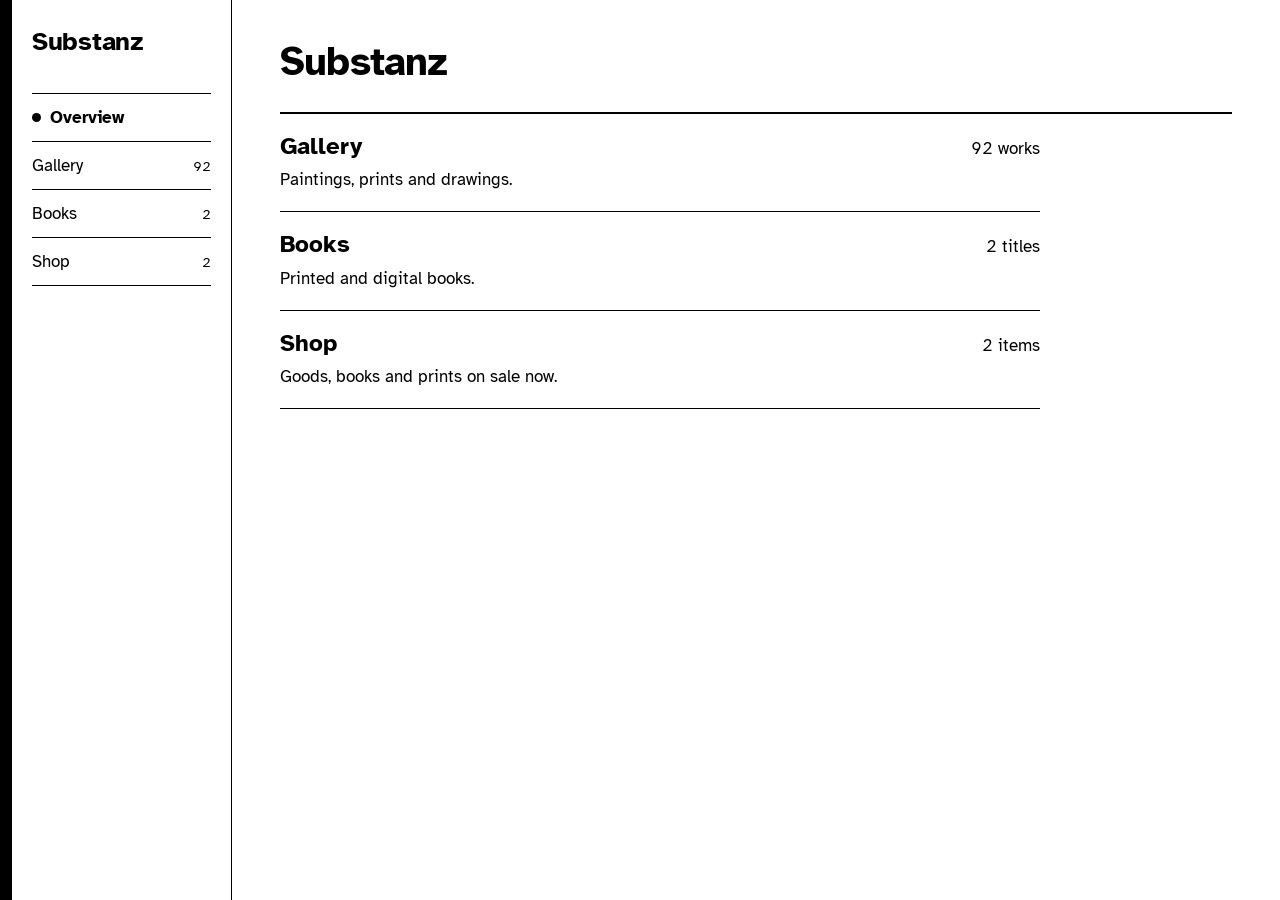
<file: index.html>
<!doctype html>
<html lang="en">
<head>
  <meta charset="utf-8">
  <meta name="viewport" content="width=device-width, initial-scale=1">
  <title>Substanz</title>
  <meta name="description" content="">
  <link rel="preload" href="assets/fonts/ah-400.woff2" as="font" type="font/woff2" crossorigin>
  <link rel="stylesheet" href="assets/style.css?v=2611281750">
</head>
<body>
  <a class="skip" href="#view">Skip to content</a>
  <div class="shell">
    <header class="board">
      <a class="board-name" id="site-title" href="#overview">Substanz</a>
      <nav class="board-nav" id="site-nav" aria-label="Sections"></nav>
      <ul class="board-links" id="site-links"></ul>
    </header>
    <main class="view" id="view" tabindex="-1"></main>
  </div>
  <div class="player" id="player" hidden>
    <button class="player-btn" id="player-toggle" type="button" aria-label="Play music">
      <svg class="icon-play" viewBox="0 0 16 16" width="14" height="14" aria-hidden="true"><path d="M3 1.5v13l11-6.5z"/></svg>
      <svg class="icon-pause" viewBox="0 0 16 16" width="14" height="14" aria-hidden="true"><path d="M3 1.5h3.5v13H3zM9.5 1.5H13v13H9.5z"/></svg>
    </button>
    <span class="player-now" id="player-now"></span>
    <button class="player-btn" id="player-next" type="button" aria-label="Next track">
      <svg viewBox="0 0 16 16" width="14" height="14" aria-hidden="true"><path d="M2 1.5v13l8.5-6.5zM11 1.5h3v13h-3z"/></svg>
    </button>
  </div>
  <script src="assets/vendor/marked.min.js"></script>
  <script src="assets/site.js?v=2611281750"></script>
</body>
</html>
</file>
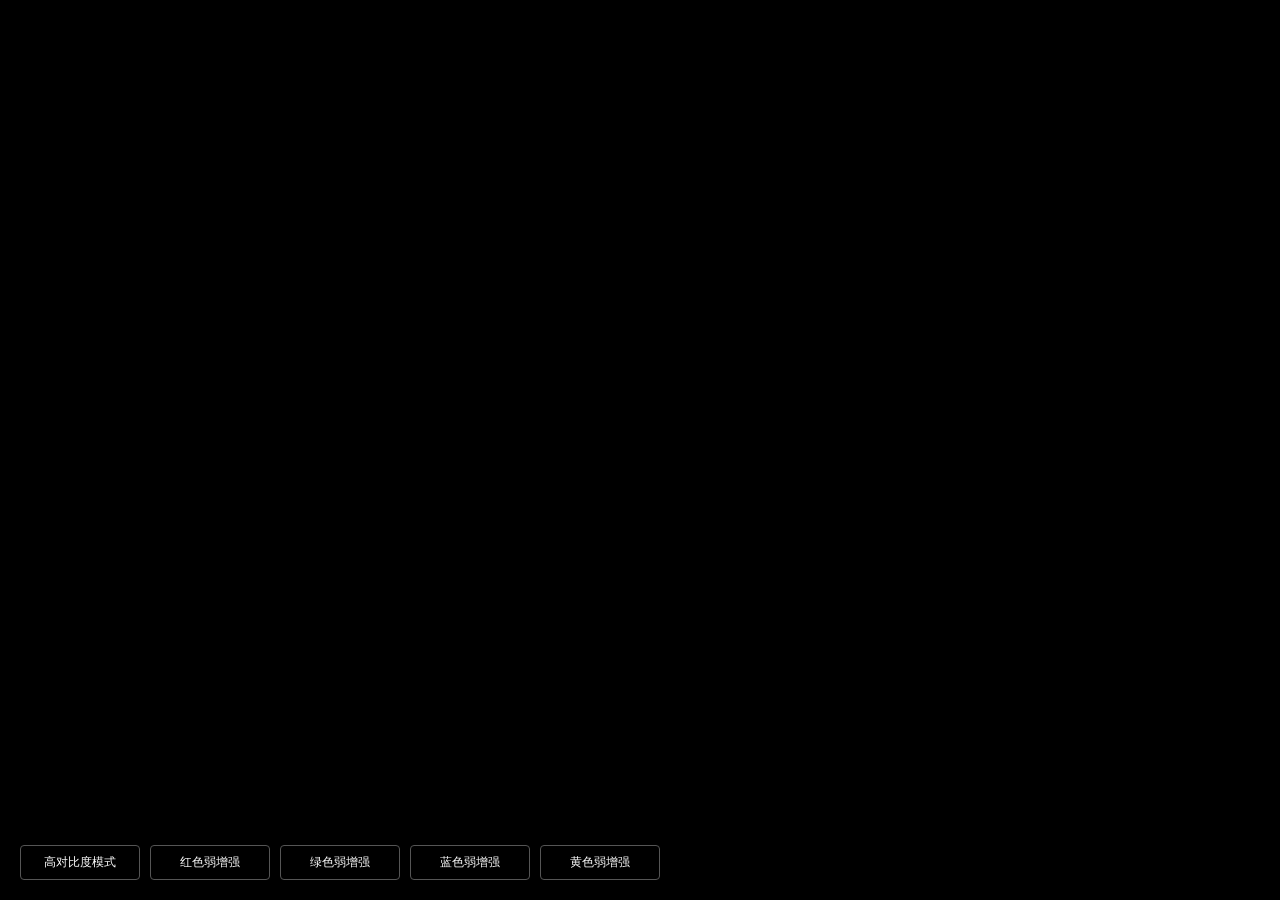
<file: phantom-limb/index.html>
<!DOCTYPE html>
<html lang="en">
    <head>
        <meta charset="UTF-8">
        <meta name="viewport" content="width=device-width, initial-scale=1.0, maximum-scale=1.0, user-scalable=no, viewport-fit=cover">
        <title>幻肢</title>
        <script src="js/konva.js"></script>
        <script src="js/touch.js?v=2611220726"></script>
        <style>
            html, body {
                margin: 0;
                padding: 0;
                background-color: #000;
                overflow: hidden;
                width: 100vw;
                height: 100vh;
            }

            /* web version: styles the desktop app added at start-up */
            #game {
                position: absolute;
                left: 0;
                top: 0;
                bottom: 0;
                right: 0;
                overflow: hidden;
                display: flex;
                align-items: center;
                justify-content: center;
            }
            #game canvas {
                display: block;
            }

            /* #game {
                position: absolute;
                left: 0;
                top: 0;
                bottom: 0;
                right: 0;
                overflow: hidden;
                display: flex;
                align-items: center;
                justify-content: center;
            }
            
            #game canvas {
                display: block;
                aspect-ratio: 19/10;
            } */

            .accessibility-controls {
                position: fixed;
                bottom: 20px;
                left: 20px;
                display: flex;
                flex-direction: row;
                gap: 10px;
                z-index: 9999;
            }

            .accessibility-button {
                padding: 8px 12px;
                background: rgba(0, 0, 0, 0.8);
                color: white;
                border: 1px solid #555;
                border-radius: 4px;
                cursor: pointer;
                font-size: 12px;
                transition: all 0.3s ease;
                min-width: 120px;
                text-align: center;
            }

            .accessibility-button:hover {
                background: rgba(255, 255, 255, 0.1);
                border-color: #999;
            }

            .accessibility-button.active {
                background: rgba(255, 255, 255, 0.2);
                border-color: #fff;
            }

            .high-contrast {
                filter: contrast(150%) brightness(120%);
            }

            .protanopia {
                filter: contrast(120%) sepia(0.3) hue-rotate(10deg);
            }

            .deuteranopia {
                filter: contrast(120%) sepia(0.2) hue-rotate(-10deg);
            }

            .tritanopia {
                filter: contrast(120%) sepia(0.4) hue-rotate(30deg);
            }

            .protanomaly {
                filter: contrast(110%) saturate(150%) hue-rotate(-15deg);
            }
            /* web version: phones */
            html, body { overscroll-behavior: none; touch-action: manipulation; -webkit-user-select: none; user-select: none; -webkit-tap-highlight-color: transparent; }
            #game { position: fixed; height: 100dvh; }
            #rotate-note { position: fixed; inset: 0; z-index: 100000; display: none; align-items: center; justify-content: center; background: #000; color: #fff; font: 16px sans-serif; letter-spacing: 0.1em; }
        </style>
    </head>
    <body>
        <div id="game"></div>
        
        <div class="accessibility-controls">
            <button class="accessibility-button" id="contrast-btn">高对比度模式</button>
            <button class="accessibility-button" id="protanopia-btn">红色弱增强</button>
            <button class="accessibility-button" id="deuteranopia-btn">绿色弱增强</button>
            <button class="accessibility-button" id="tritanopia-btn">蓝色弱增强</button>
            <button class="accessibility-button" id="protanomaly-btn">黄色弱增强</button>
        </div>
        
        <script src="js/game.js"></script>
        <script src="js/fit.js?v=2611220726"></script>
        <script src="js/demo.js"></script>
        <script>
            let currentFilter = null;
            
            function toggleFilter(filterClass, buttonId) {
                const body = document.body;
                const button = document.getElementById(buttonId);
                
                body.classList.remove('high-contrast', 'protanopia', 'deuteranopia', 'tritanopia', 'protanomaly');
                
                document.querySelectorAll('.accessibility-button').forEach(btn => {
                    btn.classList.remove('active');
                });
                
                if (currentFilter !== filterClass) {
                    body.classList.add(filterClass);
                    button.classList.add('active');
                    currentFilter = filterClass;
                } else {
                    currentFilter = null;
                }
            }
            
            document.getElementById('contrast-btn').addEventListener('click', () => {
                toggleFilter('high-contrast', 'contrast-btn');
            });
            
            document.getElementById('protanopia-btn').addEventListener('click', () => {
                toggleFilter('protanopia', 'protanopia-btn');
            });
            
            document.getElementById('deuteranopia-btn').addEventListener('click', () => {
                toggleFilter('deuteranopia', 'deuteranopia-btn');
            });
            
            document.getElementById('tritanopia-btn').addEventListener('click', () => {
                toggleFilter('tritanopia', 'tritanopia-btn');
            });
            
            document.getElementById('protanomaly-btn').addEventListener('click', () => {
                toggleFilter('protanomaly', 'protanomaly-btn');
            });
        </script>
    </body>
</html>
</file>
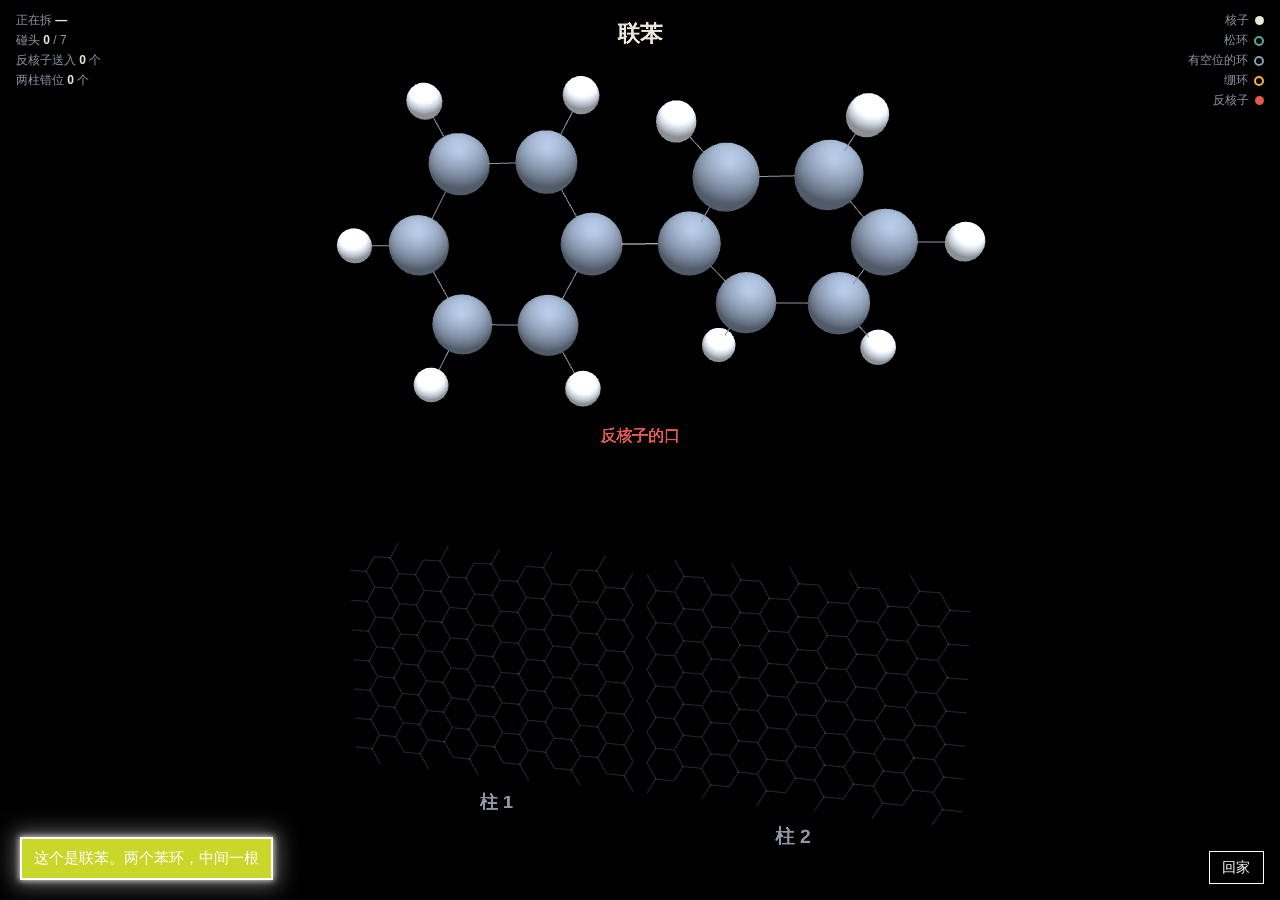
<file: t1/index.html>
<!DOCTYPE html>
<html lang="zh-CN">
<head>
<meta charset="utf-8">
<meta name="viewport" content="width=device-width, initial-scale=1">
<title>T1</title>
<style>
:root{
  --ink:#000;--bone:#ece7da;--mute:#8d97a6;--line:#2a3443;
  --loose:#58a79f;--tense:#f1b24a;--anti:#e4594d;
  --bar:#c9d62a;--bar-ink:#fff;
  color-scheme:dark;
}
*{box-sizing:border-box}
html,body{height:100%;margin:0;background:#000;color:#fff;font-family:"Noto Sans SC","PingFang SC","Hiragino Sans GB","Microsoft YaHei",sans-serif}
#stage{position:fixed;inset:0;overflow:hidden}
#stage canvas{display:block;width:100%;height:100%;touch-action:none}
.hud{position:absolute;left:16px;top:12px;display:flex;flex-direction:column;gap:3px;font-size:12px;color:var(--mute);font-variant-numeric:tabular-nums;pointer-events:none}
.hud b{color:var(--bone);font-weight:600}
.legend{position:absolute;right:16px;top:12px;display:flex;flex-direction:column;gap:3px;font-size:12px;color:var(--mute);pointer-events:none}
.legend span{display:flex;align-items:center;gap:6px;justify-content:flex-end}
.dot{width:9px;height:9px;border-radius:50%;display:inline-block}
.ringdot{width:10px;height:10px;border-radius:50%;border:2px solid;display:inline-block}

/* 陈显生的台词条：和 T0 一样的底色条，一条一条打出来 */
#talk{position:absolute;left:20px;bottom:20px;width:min(560px,calc(100% - 40px));display:flex;flex-direction:column;align-items:flex-start;gap:10px;pointer-events:none}
.line{pointer-events:auto;margin:0;padding:.55em .8em;max-width:100%;min-height:2.6em;background:var(--bar);color:var(--bar-ink);
  border:2px solid rgba(255,255,255,0);box-shadow:0 2px 10px rgba(0,0,0,.45);font-size:15px;line-height:1.5;white-space:pre-wrap;cursor:pointer;
  transition:box-shadow .5s ease,border-color .5s ease}
.line.is-current{border-color:#fff;box-shadow:0 0 6px 1px rgba(255,255,255,.75),0 0 22px 6px rgba(255,255,255,.35),0 2px 10px rgba(0,0,0,.45)}
.line.is-current.is-done::after{content:" ▸";animation:blink 1s steps(2) infinite}
@keyframes blink{50%{opacity:0}}
.ask{pointer-events:auto;display:flex;flex-wrap:wrap;gap:8px}
.ask button,.tool{font:inherit;font-size:14px;background:#000;color:#fff;border:1px solid #fff;padding:.45em .9em;cursor:pointer}
.ask button:hover,.tool:hover{background:#fff;color:#000}
.ask button[disabled]{opacity:.35;cursor:default;background:#000;color:#fff}
.ask button.is-right{background:#fff;color:#000;opacity:1}
.tools{position:absolute;right:16px;bottom:16px;display:flex;gap:8px}
.tool[hidden]{display:none}
.tool:focus-visible,.ask button:focus-visible,.line:focus-visible{outline:2px solid #fff;outline-offset:2px}
@media (max-width:640px){
  .legend{display:none}
  .hud{font-size:11px;top:8px;left:12px}
  #talk{left:12px;bottom:64px;width:calc(100% - 24px);gap:8px}
  .line{font-size:14px;padding:.45em .7em;min-height:0}
  .ask button{font-size:13px;padding:.4em .7em}
  .tools{right:12px;bottom:14px}
}
</style>
</head>
<body>
<div id="stage">
  <canvas id="c"></canvas>
  <div class="hud">
    <span>正在拆 <b id="hudRow">—</b></span>
    <span>碰头 <b id="hudMeet">0</b> / 7</span>
    <span>反核子送入 <b id="hudAnti">0</b> 个</span>
    <span>两柱错位 <b id="hudLag">0</b> 个</span>
  </div>
  <div class="legend">
    <span>核子 <i class="dot" style="background:var(--bone)"></i></span>
    <span>松环 <i class="ringdot" style="border-color:var(--loose)"></i></span>
    <span>有空位的环 <i class="ringdot" style="border-color:#8b9bb0"></i></span>
    <span>绷环 <i class="ringdot" style="border-color:var(--tense)"></i></span>
    <span>反核子 <i class="dot" style="background:var(--anti)"></i></span>
  </div>
  <div id="talk" aria-live="polite"></div>
  <div class="tools">
    <button class="tool" id="again" hidden>再放一遍</button>
    <button class="tool" id="restart">回家</button>
  </div>
</div>

<script src="vendor/three.min.js"></script>
<script src="vendor/OrbitControls.js"></script>
<script>
(function(){
  'use strict';
  /* ================= 3D：沿用「双柱试验 3D」 ================= */
  var COLS=11, ROWS=7, D=0.5, L=D/Math.sqrt(3), CX=D*0.866, SEAM=0.11, XE=SEAM+L*0.5, Y0=-4.6, MOLY=3.6, RR=0.092;
  var C_INK=0x000000, C_BONE=0xece7da, C_LOOSE=0x58a79f, C_TENSE=0xf1b24a, C_ANTI=0xe4594d, C_CARBON=0x7d8ba0, C_HYD=0xd6dde6, C_MUTE=0x8d97a6;
  var MEET={ann:1,sew:1,sewn:1,unsew:1,prod:1};
  function cl(x){return x<0?0:(x>1?1:x);}
  function sm(x){x=cl(x);return x*x*(3-2*x);}
  function lerp(a,b,t){return a+(b-a)*t;}

  var canvas=document.getElementById('c'), stage=document.getElementById('stage');
  var renderer=new THREE.WebGLRenderer({canvas:canvas,antialias:true});
  renderer.setPixelRatio(Math.min(window.devicePixelRatio||1,2));
  renderer.setClearColor(C_INK,1);
  var scene=new THREE.Scene();
  var camera=new THREE.PerspectiveCamera(40,1,0.1,400);
  var controls=new THREE.OrbitControls(camera,canvas);
  controls.enableDamping=true; controls.dampingFactor=0.08; controls.enablePan=false;
  var tgtBase=new THREE.Vector3(0,0.55,0), camBase=new THREE.Vector3();
  controls.target.copy(tgtBase);
  scene.add(new THREE.AmbientLight(0xffffff,0.65));
  var key=new THREE.DirectionalLight(0xffffff,0.75); key.position.set(4,8,10); scene.add(key);

  var fitted=false, userMoved=false, zoomT=0;
  controls.addEventListener('start',function(){ userMoved=true; });
  function fitCamera(){
    var w=stage.clientWidth||300, h=stage.clientHeight||300;
    renderer.setSize(w,h,false);
    camera.aspect=w/h; camera.updateProjectionMatrix();
    var t=Math.tan(20*Math.PI/180);
    // 下面留出台词条的地方，镜头往后退一点、目标往下压一点
    var dist=Math.max((13.5/2)/t,(11.5/2)/(t*camera.aspect));
    // 竖屏（手机）：画面上半给模型，下半留给台词条，所以镜头对准的点往下挪，模型往上走
    var tall=camera.aspect<0.9;
    tgtBase.set(0, tall?-1.6:0.55, 0);
    if(tall) dist*=0.92;
    var az=0.26, el=0.14;
    camBase.set(dist*Math.sin(az)*Math.cos(el), tgtBase.y+dist*Math.sin(el), dist*Math.cos(az)*Math.cos(el));
    if(fitted&&userMoved) return; fitted=true;
    camera.position.copy(camBase); controls.target.copy(tgtBase); controls.update();
  }

  function slotPos(p,row,col){
    var s=p?1:-1, ci=COLS-1-col;
    return new THREE.Vector3(s*(XE+ci*CX), Y0+row*D+(ci%2?D/2:0), 0);
  }
  function tubeDirs(p){ var g=p?-1:1; return [[-g,0],[g*0.5,0.866],[g*0.5,-0.866]]; }
  function ringAtoms(p,twistDeg,shiftX){
    var cx=(p?1:-1)*2.13, tw=twistDeg*Math.PI/180, out=[], ipso=p?3:0;
    function place(k,r){
      var th=k*Math.PI/3, lx=Math.cos(th)*r, ly=Math.sin(th)*r;
      return new THREE.Vector3(cx+lx+shiftX, MOLY+ly*Math.cos(tw), ly*Math.sin(tw));
    }
    for(var k=0;k<6;k++) out.push({el:'C',n:12,pos:place(k,1.39),k:k,ipso:k===ipso});
    for(k=0;k<6;k++) if(k!==ipso) out.push({el:'H',n:1,pos:place(k,2.48),k:k,ipso:false});
    return out;
  }

  var atoms=[], nucs=[], edgeOf=[[],[]], mode='sew', grid=[[],[]];
  var gAtomC=new THREE.SphereGeometry(0.46,20,14), gAtomH=new THREE.SphereGeometry(0.27,16,12);
  var gNuc=new THREE.SphereGeometry(0.1,12,10), gRing=new THREE.TorusGeometry(RR,0.011,6,22);
  var mNuc=new THREE.MeshStandardMaterial({color:C_BONE,roughness:0.5});
  var mRing=new THREE.MeshBasicMaterial({color:C_LOOSE}), mRingHi=new THREE.MeshBasicMaterial({color:0xffffff}), mRingOpen=new THREE.MeshBasicMaterial({color:0x8b9bb0});

  function buildAtoms(){
    for(var p=0;p<2;p++){
      var list=ringAtoms(p,p?44:0,0);
      for(var i=0;i<list.length;i++){
        var a=list[i];
        var mat=new THREE.MeshStandardMaterial({color:a.el==='C'?C_CARBON:C_HYD,roughness:0.6,transparent:true});
        var mesh=new THREE.Mesh(a.el==='C'?gAtomC:gAtomH,mat); scene.add(mesh);
        atoms.push({p:p,el:a.el,n:a.n,k:a.k,ipso:a.ipso,start:a.pos.clone(),end:a.pos.clone(),mesh:mesh,mat:mat,nucs:[],op:1});
      }
    }
  }
  function setEndConfig(){
    var good=ringAtoms(1,44,0), bad=ringAtoms(1,84,0.6), j=0;
    for(var i=0;i<atoms.length;i++) if(atoms[i].p===1){ atoms[i].end.copy((mode==='sew'?good:bad)[j].pos); j++; }
  }
  function buildNucleons(){
    for(var p=0;p<2;p++){
      var mine=atoms.filter(function(a){return a.p===p;}), dirs=tubeDirs(p);
      mine.sort(function(a,b){return Math.abs(b.start.x)-Math.abs(a.start.x);});
      var slot=0;
      for(var i=0;i<mine.length;i++){
        for(var q=0;q<mine[i].n;q++){
          var row=Math.floor(slot/COLS), col=slot%COLS, r=mine[i].el==='C'?0.26:0.05;
          var jit=new THREE.Vector3((Math.random()-0.5)*2*r,(Math.random()-0.5)*2*r,(Math.random()-0.5)*2*r);
          var mesh=new THREE.Mesh(gNuc,mNuc); scene.add(mesh);
          var home=slotPos(p,row,col), rings=[], heads=[];
          for(var t=0;t<3;t++){
            var hx=home.x+dirs[t][0]*L, hy=home.y+dirs[t][1]*L;
            heads.push([hx,hy]);
            var rg=new THREE.Mesh(gRing,mRing);
            rg.position.set(hx-dirs[t][0]*RR, hy-dirs[t][1]*RR, (t-1)*0.014);
            rg.userData.base=rg.position.clone(); rg.visible=false; scene.add(rg); rings.push(rg);
          }
          var n={p:p,row:row,col:col,slot:slot,atom:mine[i],jit:jit,mesh:mesh,rings:rings,heads:heads,a:0,home:home};
          mine[i].nucs.push(n); nucs.push(n); slot++;
          if(col===COLS-1) edgeOf[p][row]=n;
          (grid[p][row]=grid[p][row]||[])[col]=n;
        }
      }
    }
  }
  function markFull(){
    var sites={};
    nucs.forEach(function(n){ for(var t=0;t<3;t++){ var k=n.p+':'+Math.round(n.heads[t][0]*50)+':'+Math.round(n.heads[t][1]*50); (sites[k]=sites[k]||[]).push([n,t]); } });
    nucs.forEach(function(n){ n.full=[false,false,false]; });
    Object.keys(sites).forEach(function(k){ if(sites[k].length===3) sites[k].forEach(function(e){ e[0].full[e[1]]=true; }); });
    edgeOf[0][0].full[0]=true; edgeOf[1][0].full[0]=true;
    nucs.forEach(function(n){ for(var t=0;t<3;t++) n.rings[t].material=n.full[t]?mRing:mRingOpen; });
  }
  var linkGeo, linkCol;
  function buildLinks(){
    var pos=new Float32Array(nucs.length*18); linkCol=new Float32Array(nucs.length*18);
    nucs.forEach(function(n,i){ for(var t=0;t<3;t++) pos.set([n.home.x,n.home.y,0,n.heads[t][0],n.heads[t][1],0],i*18+t*6); });
    linkGeo=new THREE.BufferGeometry();
    linkGeo.setAttribute('position',new THREE.BufferAttribute(pos,3));
    linkGeo.setAttribute('color',new THREE.BufferAttribute(linkCol,3));
    scene.add(new THREE.LineSegments(linkGeo,new THREE.LineBasicMaterial({vertexColors:true})));
    var gp=new Float32Array(nucs.length*3);
    nucs.forEach(function(n,i){gp.set([n.home.x,n.home.y,0],i*3);});
    var gg=new THREE.BufferGeometry(); gg.setAttribute('position',new THREE.BufferAttribute(gp,3));
    scene.add(new THREE.Points(gg,new THREE.PointsMaterial({color:0x334155,size:0.07})));
  }
  var bondGeo=[],bondMat=[],bondPairs=[[],[]], midGeo, midMat;
  function buildBonds(){
    for(var p=0;p<2;p++){
      var mine=atoms.filter(function(a){return a.p===p;});
      var cs=mine.filter(function(a){return a.el==='C';}), hs=mine.filter(function(a){return a.el==='H';});
      for(var i=0;i<6;i++) bondPairs[p].push([cs[i],cs[(i+1)%6]]);
      hs.forEach(function(h){ bondPairs[p].push([h,cs.filter(function(c){return c.k===h.k;})[0]]); });
      var g=new THREE.BufferGeometry();
      g.setAttribute('position',new THREE.BufferAttribute(new Float32Array(bondPairs[p].length*6),3));
      var m=new THREE.LineBasicMaterial({color:C_MUTE,transparent:true});
      scene.add(new THREE.LineSegments(g,m)); bondGeo.push(g); bondMat.push(m);
    }
    midGeo=new THREE.BufferGeometry();
    midGeo.setAttribute('position',new THREE.BufferAttribute(new Float32Array(6),3));
    midMat=new THREE.LineBasicMaterial({color:C_BONE,transparent:true});
    scene.add(new THREE.Line(midGeo,midMat));
  }
  var gTense=new THREE.TorusGeometry(RR,0.024,8,30);
  var tense=[0,1].map(function(){ var m=new THREE.Mesh(gTense,new THREE.MeshBasicMaterial({color:C_TENSE,transparent:true})); m.visible=false; scene.add(m); return m; });
  var anti=[0,1].map(function(){ var m=new THREE.Mesh(new THREE.SphereGeometry(0.11,12,10),new THREE.MeshStandardMaterial({color:C_ANTI,emissive:C_ANTI,emissiveIntensity:0.5})); m.visible=false; scene.add(m); return m; });
  var flash=[0,1].map(function(){ var m=new THREE.Mesh(new THREE.SphereGeometry(0.22,12,10),new THREE.MeshBasicMaterial({color:0xffffff,transparent:true,opacity:0})); scene.add(m); return m; });
  var band=[0,1].map(function(p){
    var m=new THREE.Mesh(new THREE.PlaneGeometry(10*CX+0.7,D*1.5),new THREE.MeshBasicMaterial({color:C_TENSE,transparent:true,opacity:0.09,depthWrite:false}));
    m.position.set((p?1:-1)*(XE+5*CX),0,-0.08); m.visible=false; scene.add(m); return m;
  });
  function portPos(p){return new THREE.Vector3((p?1:-1)*0.3,0.25,0.4);}
  function label(text,x,y,size,color){
    var cv=document.createElement('canvas'), ctx=cv.getContext('2d');
    var px=56, f='600 '+px+'px "Noto Sans SC","PingFang SC","Microsoft YaHei",sans-serif';
    ctx.font=f; var w=Math.ceil(ctx.measureText(text).width)+24; cv.width=w; cv.height=px+24;
    ctx.font=f; ctx.fillStyle=color; ctx.textBaseline='middle'; ctx.fillText(text,12,cv.height/2);
    var tex=new THREE.CanvasTexture(cv); tex.minFilter=THREE.LinearFilter;
    var sp=new THREE.Sprite(new THREE.SpriteMaterial({map:tex,transparent:true,depthTest:false}));
    sp.scale.set(size*w/cv.height,size,1); sp.position.set(x,y,0); scene.add(sp); return sp;
  }

  var steps=[], firstRestore=0, sealIdx=-1;
  function buildSteps(){
    steps=[];
    function add(kind,dur,row){ steps.push({kind:kind,dur:dur,row:(row===undefined?-1:row)}); }
    add('mol',2.5); add('read',5);
    if(mode==='sew'){ add('hold',2.2); sealIdx=steps.length; add('seal',3); add('store',2.6); } else { sealIdx=-1; add('hold',2.2); }
    firstRestore=steps.length;
    if(mode==='sew'){
      for(var r=ROWS-1;r>=0;r--){
        var k=(r===ROWS-1)?1:0.5;
        add('rowA',1.8*k,r); add('wait',0.8*k,r); add('ann',2.4*k,r); add('sew',1.5*k,r); add('sewn',2.0*k,r); add('unsew',1.2*k,r); add('prod',3.2*k,r); add('back',1.1*k,r);
      }
    }else add('free',9);
    add('done',3);
  }
  function nucA(n,st,u){
    switch(st.kind){
      case 'mol': return 0;
      case 'read': return sm((u*1.25-n.slot/76)/0.25);
      case 'hold': case 'seal': case 'store': return 1;
      case 'done': return 0;
      case 'free':
        var o=((ROWS-1-n.row)*COLS+n.col)/76, U=cl(u/(n.p?1:0.8));
        return 1-sm((U*1.15-o)/0.15);
    }
    if(n.row>st.row) return 0;
    if(n.row<st.row) return 1;
    var edge=(n.col===COLS-1);
    if(st.kind==='rowA'){ if(edge) return 1; var U2=cl(u/(n.p?1:0.72)); return 1-sm((U2*1.4-n.col/9)/0.4); }
    if(!edge) return 0;
    if(st.kind==='back') return 1-sm(u);
    return 1;
  }
  var tmp=new THREE.Vector3();
  var hudRow=document.getElementById('hudRow'), hudMeet=document.getElementById('hudMeet'), hudAnti=document.getElementById('hudAnti'), hudLag=document.getElementById('hudLag');

  function apply(idx,u,time){
    var st=steps[idx], restoring=idx>=firstRestore, i, p;
    atoms.forEach(function(a){ a.mesh.position.copy(restoring?a.end:a.start); });
    var meetRow=(mode==='sew'&&st.row>=0)?st.row:-1, inMeet=!!MEET[st.kind];
    var eScale=1, r0=1, tOp=0, grow=0, sewK=0, antiVis=false, antiT=0, antiOut=false, fl=0, hi=false;
    if(meetRow>=0){
      if(st.kind==='ann'){
        antiVis=u<0.56; antiT=sm(u/0.5); fl=Math.max(0,1-Math.abs(u-0.54)/0.1);
        eScale=1-sm((u-0.5)/0.1); tOp=sm((u-0.56)/0.14); r0=1-tOp; grow=sm((u-0.66)/0.3); hi=u>0.6;
      }else if(st.kind==='sew'){ eScale=0;r0=0; tOp=1; grow=1; sewK=sm(u); hi=true; }
      else if(st.kind==='sewn'){ eScale=0;r0=0; tOp=1; grow=1; sewK=1; hi=true; }
      else if(st.kind==='unsew'){ eScale=0;r0=0; tOp=1; grow=1; sewK=1-sm(u); hi=true; }
      else if(st.kind==='prod'){
        grow=1-sm((u-0.02)/0.3); eScale=sm((u-0.22)/0.16); fl=Math.max(0,1-Math.abs(u-0.28)/0.08)*0.6;
        antiVis=u>0.24&&u<0.72; antiOut=true; antiT=sm((u-0.38)/0.32);
        var relax=sm((u-0.72)/0.22); tOp=1-relax; r0=relax; hi=u<0.9;
      }
    }
    var sealU=(sealIdx<0||idx<sealIdx)?0:(idx>sealIdx?1:u), dropK=sm((sealU-0.45)/0.5);
    var shake=(idx===sealIdx&&u>0.05&&u<0.55)?(1+0.12*Math.sin(time*42)):1;
    var hiN=(hi&&meetRow>=1)?[grid[0][meetRow-1][COLS-2],grid[1][meetRow-1][COLS-2]]:null;
    var back=[0,0];
    for(i=0;i<nucs.length;i++){
      var n=nucs[i], a=nucA(n,st,u); n.a=a;
      var isEdge=(n.row===meetRow&&n.col===COLS-1&&inMeet), sc=isEdge?eScale:1;
      tmp.copy(n.atom.mesh.position).add(n.jit);
      n.mesh.position.lerpVectors(tmp,n.home,a);
      n.mesh.position.z+=Math.sin(Math.PI*a)*1.3;
      n.mesh.visible=a>0.03&&sc>0.02;
      n.mesh.scale.setScalar(Math.max(sc,0.001));
      var hung=a>0.97;
      for(var t=0;t<3;t++){
        var rg=n.rings[t], rs=(isEdge&&t===0)?r0:1, dy=0;
        if(!n.full[t]){ rs*=(1-dropK); dy=-0.55*dropK; }
        rs*=shake;
        rg.visible=hung&&rs>0.02;
        rg.scale.setScalar(Math.max(rs,0.001));
        rg.position.y=rg.userData.base.y+dy;
        var isHi=hiN&&t===1&&(n===hiN[0]||n===hiN[1]);
        if(n.full[t]) rg.material=isHi?mRingHi:mRing;
        if(isHi) rg.scale.setScalar(Math.max(rs,0.001)*1.35);
      }
      n.tubeV=sm((a-0.9)/0.1)*(isEdge?sc:1);
      if(a<0.5) back[n.p]++;
    }
    atoms.forEach(function(at){
      var s=0; for(var j=0;j<at.nucs.length;j++) s+=1-at.nucs[j].a;
      at.op=s/at.nucs.length; at.mat.opacity=sm(at.op); at.mesh.visible=at.op>0.02;
    });
    for(p=0;p<2;p++){
      var arr=bondGeo[p].attributes.position.array, mn=1;
      bondPairs[p].forEach(function(pr,k){
        var A=pr[0].mesh.position,B=pr[1].mesh.position;
        arr[k*6]=A.x;arr[k*6+1]=A.y;arr[k*6+2]=A.z;arr[k*6+3]=B.x;arr[k*6+4]=B.y;arr[k*6+5]=B.z;
        mn=Math.min(mn,pr[0].op,pr[1].op);
      });
      bondGeo[p].attributes.position.needsUpdate=true; bondMat[p].opacity=sm(mn);
    }
    var ip=atoms.filter(function(a){return a.ipso;});
    var m=midGeo.attributes.position.array, PA=ip[0].mesh.position, PB=ip[1].mesh.position;
    m[0]=PA.x;m[1]=PA.y;m[2]=PA.z;m[3]=PB.x;m[4]=PB.y;m[5]=PB.z; midGeo.attributes.position.needsUpdate=true;
    midMat.opacity=sm(Math.min(ip[0].op,ip[1].op));
    midMat.color.setHex(restoring&&mode==='free'?C_ANTI:C_BONE);
    for(i=0;i<nucs.length;i++){
      var v=nucs[i].tubeV, cr=0.13+0.42*v, cg=0.16+0.42*v, cb=0.21+0.40*v;
      for(var q=0;q<6;q++){ linkCol[i*18+q*3]=cr; linkCol[i*18+q*3+1]=cg; linkCol[i*18+q*3+2]=cb; }
    }
    linkGeo.attributes.color.needsUpdate=true;
    for(p=0;p<2;p++){
      var g=p?-1:1;
      if(meetRow>=0){
        var e=edgeOf[p][meetRow], base=e.rings[0].userData.base, sx=p?1:-1;
        if(inMeet){
          var cx=lerp(Math.abs(base.x), lerp(0.32,0.25,sewK), grow), rad=lerp(RR, lerp(0.21,0.27,sewK), grow);
          tense[p].visible=tOp>0.02; tense[p].material.opacity=tOp;
          tense[p].scale.setScalar(rad/RR*(st.kind==='sewn'?1+0.03*Math.sin(time*5):1));
          tense[p].position.set(sx*cx, base.y, base.z+g*0.04*sewK);
          tense[p].rotation.set(0,g*0.3*sewK,0);
          var port=portPos(p);
          if(!antiOut) anti[p].position.lerpVectors(port,e.home,antiT);
          else { tmp.set(e.home.x-g*0.02,e.home.y+0.26,0.22); anti[p].position.lerpVectors(tmp,port,antiT); }
          anti[p].visible=antiVis;
          flash[p].position.copy(e.home); flash[p].material.opacity=fl*0.85; flash[p].scale.setScalar(0.6+fl*1.2);
        }else{ tense[p].visible=false; anti[p].visible=false; flash[p].material.opacity=0; }
        band[p].visible=true; band[p].position.y=Y0+meetRow*D+D/4;
      }else{ tense[p].visible=false; anti[p].visible=false; flash[p].material.opacity=0; band[p].visible=false; }
    }
    var meets=0, sent=0;
    if(mode==='sew'){
      for(i=firstRestore;i<=idx;i++){
        if(steps[i].kind==='ann'&&(i<idx||u>0.5)) sent+=2;
        if(steps[i].kind==='unsew'&&(i<idx||u>=1)) meets++;
      }
    }
    var lag=restoring?Math.abs(back[0]-back[1]):0;
    if(st.kind==='done') lag=0;
    hudRow.textContent=meetRow>=0?('第 '+(ROWS-meetRow)+' 排'):'—';
    hudMeet.textContent=meets; hudAnti.textContent=sent; hudLag.textContent=lag;
    var wantZoom=meetRow>=0&&inMeet&&meetRow===ROWS-1;
    return {zoom:wantZoom, y:meetRow>=0?(Y0+meetRow*D-0.2):Y0+ROWS*D/2};
  }

  /* ================= 播放：只按台词要求的那一段放 ================= */
  var cur=0, u=0, playing=false, speed=1, last=0, seamY=Y0+ROWS*D, endIdx=0, onEnd=null;
  var focusPos=new THREE.Vector3(), focusTgt=new THREE.Vector3();
  function frame(now){
    requestAnimationFrame(frame);
    var dt=Math.min(0.05,(now-last)/1000||0); last=now;
    if(playing){
      u+=dt*speed/steps[cur].dur;
      if(u>=1){
        if(cur<endIdx){ cur++; u=0; }
        else { u=1; playing=false; var f=onEnd; onEnd=null; if(f) f(); }
      }
    }
    var cam=apply(cur,u,now/1000);
    if(!userMoved){
      zoomT+=((cam.zoom?1:0)-zoomT)*Math.min(1,dt*3.5);
      seamY+=(cam.y-seamY)*Math.min(1,dt*5);
      focusTgt.set(0,seamY,0); focusPos.set(0.55,seamY+0.2,5.2);
      var z=sm(zoomT);
      camera.position.lerpVectors(camBase,focusPos,z);
      controls.target.lerpVectors(tgtBase,focusTgt,z);
    }
    controls.update(); renderer.render(scene,camera);
  }
  function setMode(m){
    if(m===mode&&steps.length) return;
    mode=m; setEndConfig(); buildSteps(); cur=0; u=0;
  }
  // "rowA#1" = 从顶上数第 1 排的 rowA 这一步；"read" = 第一个 read；"rowA#2-done" = 从那一步放到 done
  function findStep(key,fromEnd){
    var kind=key, row=-2, h=key.indexOf('#');
    if(h>=0){ kind=key.slice(0,h); row=ROWS-parseInt(key.slice(h+1),10); }
    var hit=-1;
    for(var i=0;i<steps.length;i++){
      if(steps[i].kind===kind&&(row===-2||steps[i].row===row)){ hit=i; if(!fromEnd) break; }
    }
    return hit;
  }
  function playRange(spec,sp){
    return new Promise(function(res){
      var parts=String(spec).split('-'), a=findStep(parts[0],false), b=findStep(parts[1]||parts[0],true);
      if(a<0||b<0){ res(); return; }
      cur=a; u=0; endIdx=b; speed=sp||1; playing=true; userMoved=false; onEnd=res;
    });
  }

  /* ================= 陈显生的台词和题 ================= */
  var talk=document.getElementById('talk'), againBtn=document.getElementById('again'), restartBtn=document.getElementById('restart');
  var still=window.matchMedia('(prefers-reduced-motion: reduce)').matches;
  var lesson=null, missed=0, lastPlay=null, waiting=null;

  function clearTalk(){ talk.replaceChildren(); }
  function lightOnly(bar){ for(var c of talk.querySelectorAll('.line')) c.classList.toggle('is-current',c===bar); }
  // 打出一条，打完后点它（或按空格）才往下
  function sayLine(text,needClick){
    return new Promise(function(res){
      var bar=document.createElement('p'); bar.className='line'; bar.tabIndex=0;
      if(lesson.bg) bar.style.background=lesson.bg;
      if(lesson.color) bar.style.color=lesson.color;
      talk.append(bar); lightOnly(bar);
      var chars=Array.from(text), n=0, typed=false;
      function done(){ typed=true; bar.textContent=text; bar.classList.add('is-done'); if(!needClick){ res(); } else waiting=go; }
      function go(){ if(!typed){ done(); return; } bar.removeEventListener('click',go); waiting=null; bar.classList.remove('is-done'); res(); }
      bar.addEventListener('click',go);
      if(still){ done(); return; }
      (function step(){
        if(typed) return;
        bar.textContent=chars.slice(0,++n).join('');
        if(n<chars.length) setTimeout(step,28); else done();
      })();
      // 打字的时候点一下就直接打完
      waiting=go;
    });
  }
  async function sayAll(lines){ for(var l of lines||[]){ await sayLine(l,true); } }
  function trimTalk(keep){ var ls=talk.querySelectorAll('.line'); for(var i=0;i<ls.length-keep;i++) ls[i].remove(); }

  async function play(beat){
    if(!beat.play) return;
    lastPlay={spec:beat.play,speed:beat.speed||1};
    againBtn.hidden=true;
    await playRange(beat.play,beat.speed||1);
    againBtn.hidden=false;
  }
  againBtn.addEventListener('click',function(){
    if(!lastPlay||playing) return;
    againBtn.hidden=true;
    playRange(lastPlay.spec,lastPlay.speed).then(function(){ againBtn.hidden=false; });
  });

  function ask(quiz){
    return new Promise(function(res){
      var box=document.createElement('div'); box.className='ask';
      var opts=quiz.options||[], right=(quiz.answer||1)-1, wrongOnce=false;
      opts.forEach(function(o,i){
        var b=document.createElement('button'); b.type='button'; b.textContent=o;
        b.addEventListener('click',async function(){
          if(box.dataset.busy) return; box.dataset.busy='1';
          var old=talk.querySelector('.reply'); if(old) old.remove();
          if(i===right){
            b.classList.add('is-right');
            for(var x of box.querySelectorAll('button')) x.disabled=true;
            b.disabled=false;
            await sayLine(quiz.right||'对。',true);
            res();
          }else{
            if(!wrongOnce){ missed++; wrongOnce=true; }
            b.disabled=true;
            await sayLine(quiz.wrong||'不对。再看。',false);
            talk.lastElementChild.classList.add('reply');
            delete box.dataset.busy;
          }
        });
        box.append(b);
      });
      talk.append(box);
    });
  }

  async function run(){
    missed=0; againBtn.hidden=true; tell('started');
    setMode('sew'); cur=0; u=0;
    for(var beat of lesson.beats||[]){
      clearTalk();
      if(beat.mode&&beat.mode!==mode){ setMode(beat.mode); var h=findStep('hold'); if(h>=0){ cur=h; u=1; } }
      await sayAll(beat.say);
      await play(beat);
      if(beat.after&&beat.after.length){ trimTalk(0); await sayAll(beat.after); }
      if(beat.quiz){ trimTalk(1); await sayLine(beat.quiz.q,false); await ask(beat.quiz); }
    }
    clearTalk(); againBtn.hidden=true;
    var end=lesson.ending||{};
    await sayLine(missed?(end.missed||'差不多。'):(end.clean||'会了。'),false);
    tell('finished');
  }
  // 告诉外面的网站：这次进来了没有、学完了没有（T0 的蓝球据此换说法）
  function tell(state){ try{ var t=window.top; if(t&&t!==window&&t.substanzT1) t.substanzT1(state); }catch(e){} }
  restartBtn.addEventListener('click',function(){ try{ (window.top||window).location.hash='t0'; }catch(e){ location.href='../#t0'; } });
  document.addEventListener('keydown',function(e){
    if((e.key===' '||e.key==='Enter')&&waiting&&!(e.target.closest&&e.target.closest('button'))){ e.preventDefault(); waiting(); }
  });

  buildAtoms(); buildNucleons(); markFull(); buildLinks(); buildBonds();
  label('柱 1',-2.4,Y0-0.7,0.42,'#8d97a6'); label('柱 2',2.4,Y0-0.7,0.42,'#8d97a6');
  label('反核子的口',0,0.75,0.34,'#e4594d'); label('联苯',0,MOLY+2.95,0.46,'#ece7da');
  mode=''; setMode('sew');
  fitCamera(); window.addEventListener('resize',fitCamera);
  if(window.ResizeObserver) new ResizeObserver(fitCamera).observe(stage);
  requestAnimationFrame(frame);

  fetch('../content/t1.json',{cache:'no-cache'}).then(function(r){return r.json();}).then(function(j){ lesson=j; run(); })
    .catch(function(){ lesson={beats:[]}; sayLine('……',false); });
})();
</script>
</body>
</html>
</file>
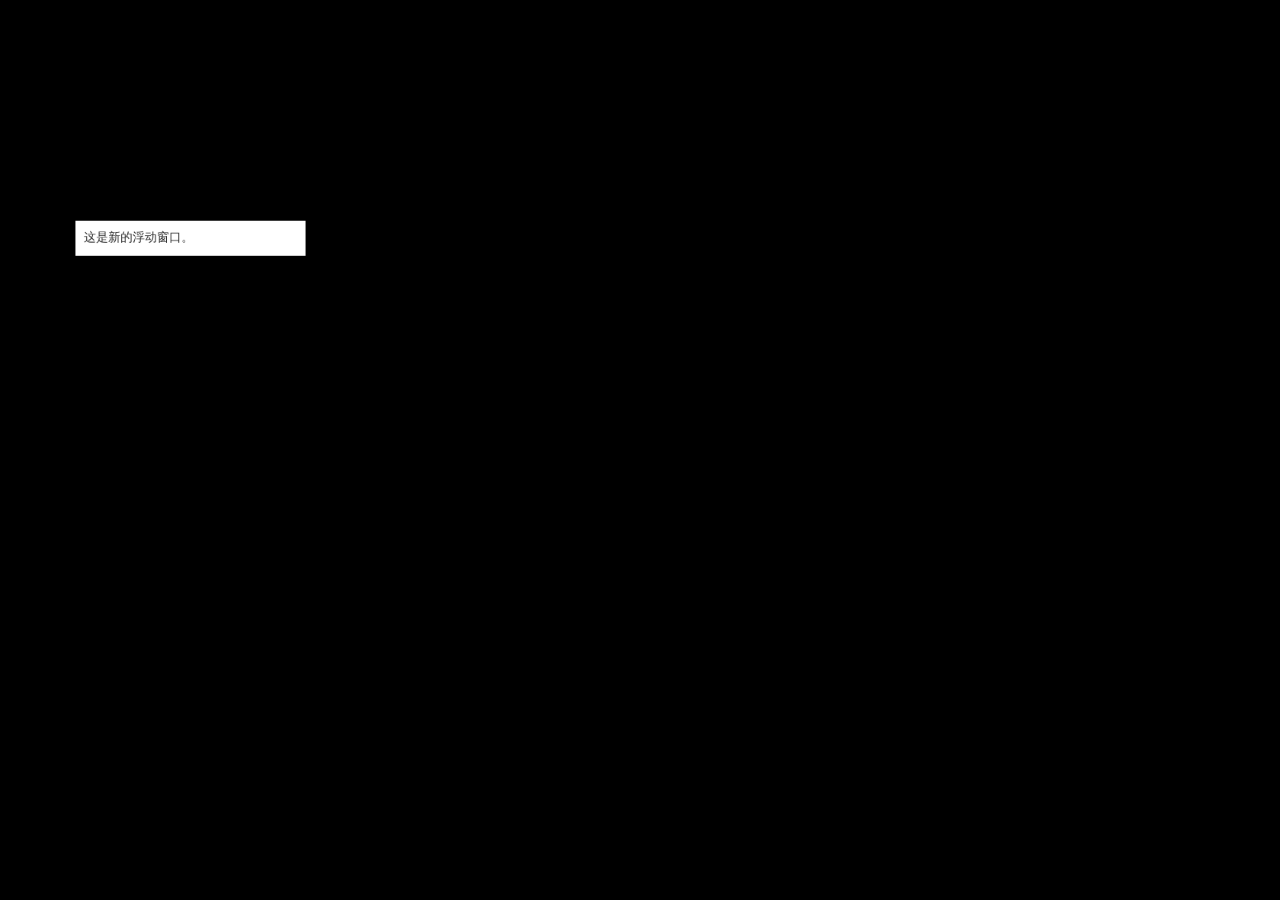
<file: phantom-limb/newpage.html>
<!DOCTYPE html>
<html lang="en">
    <head>
        <meta charset="UTF-8">
        <meta name="viewport" content="width=device-width, initial-scale=1.0, maximum-scale=1.0, user-scalable=no, viewport-fit=cover">
        <title>交互教程 — 新分支</title>
        <script src="js/konva.js"></script>
        <script src="js/touch.js?v=2611220726"></script>
        <style>
            html, body {
                margin: 0;
                padding: 0;
                background-color: #000;
                overflow: hidden;
                width: 100vw;
                height: 100vh;
            }

            #game {
                position: absolute;
                left: 0;
                top: 0;
                bottom: 0;
                right: 0;
                overflow: hidden;
                display: flex;
                align-items: center;
                justify-content: center;
            }
            
            #game canvas {
                display: block;
                aspect-ratio: 19/10;
            }
            /* web version: phones */
            html, body { overscroll-behavior: none; touch-action: manipulation; -webkit-user-select: none; user-select: none; -webkit-tap-highlight-color: transparent; }
            #game { position: fixed; height: 100dvh; }
            #rotate-note { position: fixed; inset: 0; z-index: 100000; display: none; align-items: center; justify-content: center; background: #000; color: #fff; font: 16px sans-serif; letter-spacing: 0.1em; }
        </style>
    </head>
    <body>
        <div id="game"></div>
        
        
        <script src="js/game.js"></script>
        <script src="js/fit.js?v=2611220726"></script>
        <script>
            JustLayer("新教程", () => {
                return new Promise((resolve) => {
                    return resolve()
                })
                    .then(() => {
                        return TextBox(100, 100, 300, "新教程", ["这是新的浮动窗口。"], "#333", "#fff")
                    })
                    .then(([rect, text]) => {
                        return WaitForClick(rect, text)
                    })
                    .then(() => {
                        return TextBox(100, 150, 500, "新教程", ["这个窗口在结束后不会自动关闭，而是会继续保持。", "您可以继续点击该文本以结束教程。"], "#333", "#fff")
                    })
                    .then(([rect, text]) => {
                        return WaitForClick(rect, text)
                    })
                    .then(() => {
                        return FinishLayer("新教程")
                    })
            })
                
        </script>
    </body>
</html>
</file>
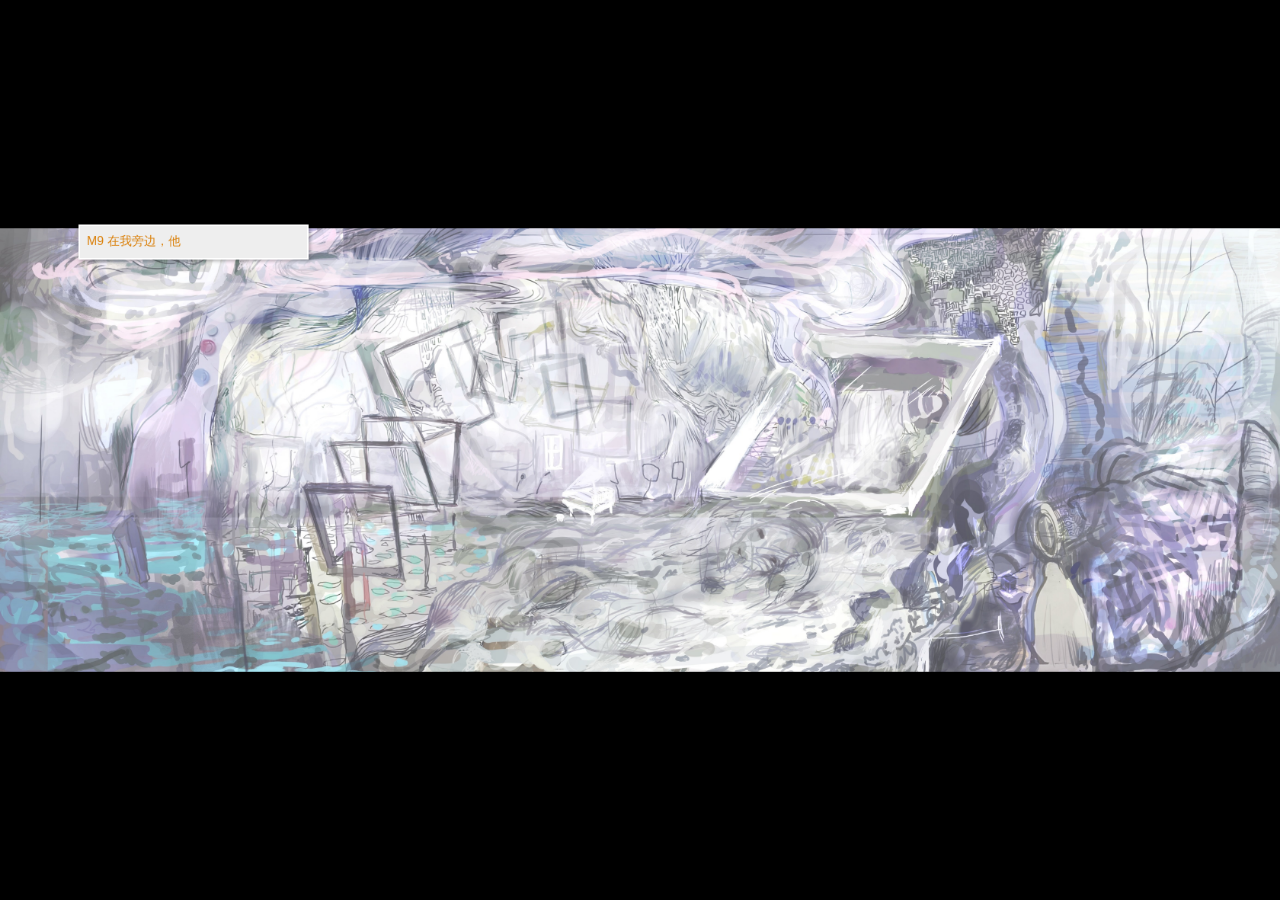
<file: phantom-limb/newtabs/M9A4.html>
<!DOCTYPE html>
<html lang="en">
    <head>
        <meta charset="UTF-8">
        <meta name="viewport" content="width=device-width, initial-scale=1.0, maximum-scale=1.0, user-scalable=no, viewport-fit=cover">
        <title>M9 和 A4 纸</title>
        <script src="../js/konva.js"></script>
        <script src="../js/touch.js?v=2611220726"></script>
        <style>
            html, body {
                margin: 0;
                padding: 0;
                background-color: #000;
                overflow: hidden;
                width: 100vw;
                height: 100vh;
            }

            #game {
                position: absolute;
                left: 0;
                top: 0;
                bottom: 0;
                right: 0;
                overflow: hidden;
                display: flex;
                align-items: center;
                justify-content: center;
            }
            
            #game canvas {
                display: block;
                aspect-ratio: 19/10;
            }
            /* web version: phones */
            html, body { overscroll-behavior: none; touch-action: manipulation; -webkit-user-select: none; user-select: none; -webkit-tap-highlight-color: transparent; }
            #game { position: fixed; height: 100dvh; }
            #rotate-note { position: fixed; inset: 0; z-index: 100000; display: none; align-items: center; justify-content: center; background: #000; color: #fff; font: 16px sans-serif; letter-spacing: 0.1em; }
        </style>
    </head>
    <body>
        <div id="game"></div>
        
        
        <script src="../js/game.js"></script>
        <script src="../js/fit.js?v=2611220726"></script>
        <script>
            JustLayer("M9A4", () => {
                return new Promise((resolve) => {
                    return resolve()
                })
                    .then(() => {
                        return Background("../assets/images/背景.png", 0)
                    })
                    .then(() => {
                        return TextBox(104, 105, 300, "M9A4", ["M9 在我旁边，他比我高一点，我揉着他绿色蓬松的卷发，他苦笑地看着我。", "我有那么一瞬间幻想过他是我的孩子，我的孩子能长这么高就好了。"], "#db820d", "#eee")
                    })
                    .then(([rect, text]) => {
                        return WaitForClick(rect, text)
                    })
                    .then(() => {
                        return TextBox(120, 180, 300, "M9A4", ["「你真好。」我不由得说出口。"], "#db820d", "#eee")
                    })
                    .then(([rect, text]) => {
                        return WaitForClick(rect, text)
                    })
                    .then(() => {
                        return TextBox(110, 270, 300, "M9A4", ["M9 的眼角翕动着扯下一滴悬挂在睫毛的泪水，他什么也没有说，他的灵魂应是在哪受了苦，无法表达。"], "#db820d", "#eee")
                    })
                    .then(([rect, text]) => {
                        return WaitForClick(rect, text)
                    })
                    .then(() => {
                        return TextBox(128, 400, 300, "M9A4", ["我的抽屉里有一些 A4 纸，是软性电子纸发明出来之前的东西，它轻薄易破碎，并且不能修改已经写上去的痕迹。", "M9 要走过几张，说是要给他小孩画画玩。", "我留了零星几张在抽屉里存着，偶尔取用抽屉内别的东西时，看到它们颓丧地叠在一起。"], "#db820d", "#eee")
                    })
                    .then(([rect, text]) => {
                        return WaitForClick(rect, text)
                    })
                    .then(() => {
                        return FinishLayer("M9A4")
                    })
            })
                
        </script>
    </body>
</html>
</file>
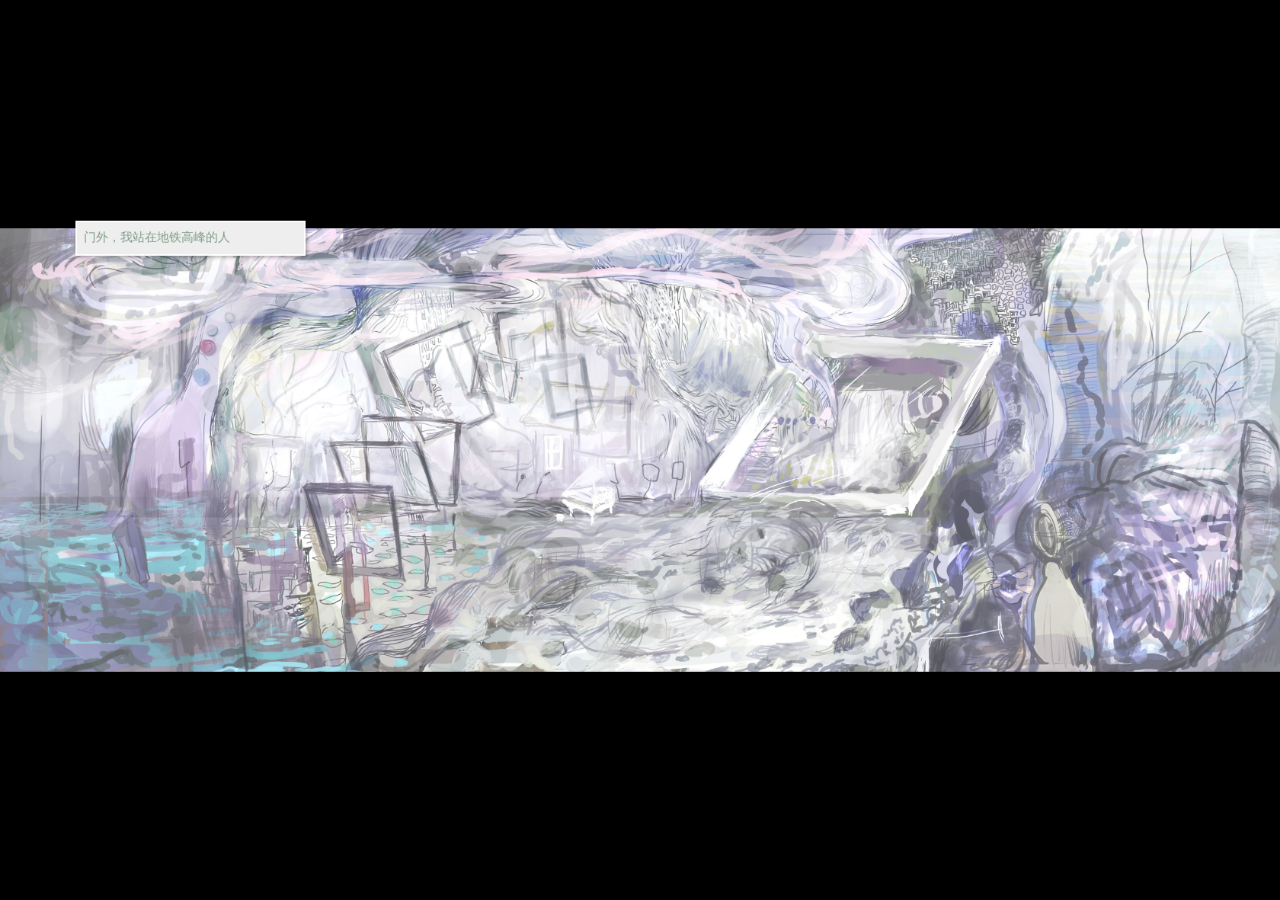
<file: phantom-limb/newtabs/护具 1.html>
<!DOCTYPE html>
<html lang="en">
    <head>
        <meta charset="UTF-8">
        <meta name="viewport" content="width=device-width, initial-scale=1.0, maximum-scale=1.0, user-scalable=no, viewport-fit=cover">
        <title>护具 1</title>
        <script src="../js/konva.js"></script>
        <script src="../js/touch.js?v=2611220726"></script>
        <style>
            html, body {
                margin: 0;
                padding: 0;
                background-color: #000;
                overflow: hidden;
                width: 100vw;
                height: 100vh;
            }

            #game {
                position: absolute;
                left: 0;
                top: 0;
                bottom: 0;
                right: 0;
                overflow: hidden;
                display: flex;
                align-items: center;
                justify-content: center;
            }
            
            #game canvas {
                display: block;
                aspect-ratio: 19/10;
            }
            /* web version: phones */
            html, body { overscroll-behavior: none; touch-action: manipulation; -webkit-user-select: none; user-select: none; -webkit-tap-highlight-color: transparent; }
            #game { position: fixed; height: 100dvh; }
            #rotate-note { position: fixed; inset: 0; z-index: 100000; display: none; align-items: center; justify-content: center; background: #000; color: #fff; font: 16px sans-serif; letter-spacing: 0.1em; }
        </style>
    </head>
    <body>
        <div id="game"></div>
        
        
        <script src="../js/game.js"></script>
        <script src="../js/fit.js?v=2611220726"></script>
        <script>
            JustLayer("护具 1", () => {
                return new Promise((resolve) => {
                    return resolve()
                })
                    .then(() => {
                        return Background("../assets/images/背景.png", 0)
                    })
                    .then(() => {
                        return TextBox(100, 100, 300, "护具 1", ["门外，我站在地铁高峰的人流中，拥挤的恍惚过后，闻到了属于外部的空气。", "手中攥着一张草纸，上面写着【】。", "周围看不到站牌，只好找人问一下这是哪站。"], "#809e88", "#eee")
                    })
                    .then(([rect, text]) => {
                        return WaitForClick(rect, text)
                    })
                    .then(() => {
                        return TextBox(105, 189, 300, "护具 1", ["是我家的那站，所以我刷卡出站了。"], "#809e88", "#eee")
                    })
                    .then(([rect, text]) => {
                        return WaitForClick(rect, text)
                    })
                    .then(() => {
                        return TextBox(120, 278, 300, "护具 1", ["街上的人都很奇怪，我感受不到他们脸的朝向和自我的方向性，所有人只是像模型一样在街上漫步而已。", "太阳碍眼地挂在天上，我觉得大家都在被太阳垂下的磁感线控制了。"], "#809e88", "#eee")
                    })
                    .then(([rect, text]) => {
                        return WaitForClick(rect, text)
                    })
                    
                    .then(() => {
                        return FinishLayer("护具 1")
                    })
            })
                
        </script>
    </body>
</html>
</file>
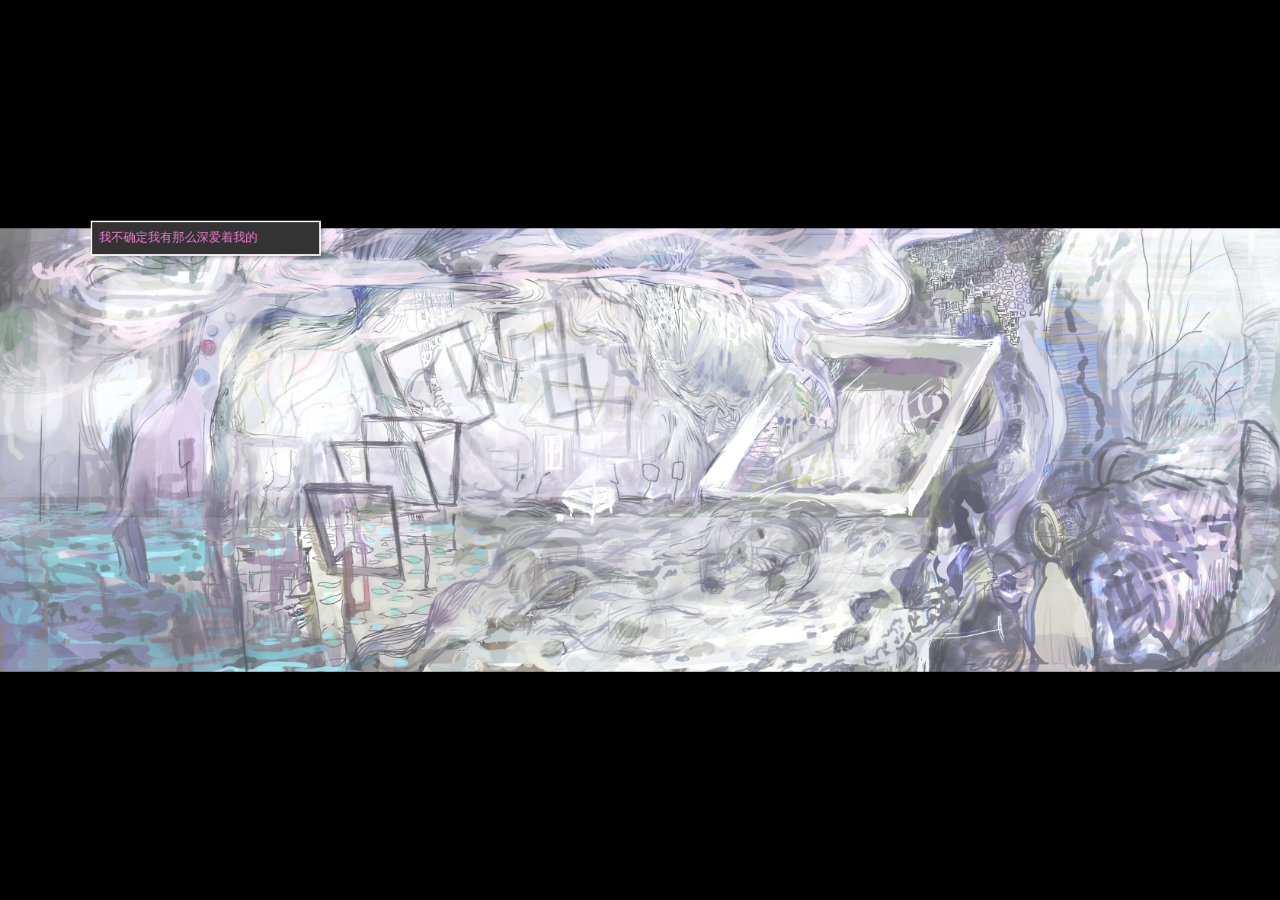
<file: phantom-limb/newtabs/母女.html>
<!DOCTYPE html>
<html lang="en">
    <head>
        <meta charset="UTF-8">
        <meta name="viewport" content="width=device-width, initial-scale=1.0, maximum-scale=1.0, user-scalable=no, viewport-fit=cover">
        <title>A-2</title>
        <script src="../js/konva.js"></script>
        <script src="../js/touch.js?v=2611220726"></script>
        <style>
            html, body {
                margin: 0;
                padding: 0;
                background-color: #000;
                overflow: hidden;
                width: 100vw;
                height: 100vh;
            }

            #game {
                position: absolute;
                left: 0;
                top: 0;
                bottom: 0;
                right: 0;
                overflow: hidden;
                display: flex;
                align-items: center;
                justify-content: center;
            }
            
            #game canvas {
                display: block;
                aspect-ratio: 19/10;
            }
            /* web version: phones */
            html, body { overscroll-behavior: none; touch-action: manipulation; -webkit-user-select: none; user-select: none; -webkit-tap-highlight-color: transparent; }
            #game { position: fixed; height: 100dvh; }
            #rotate-note { position: fixed; inset: 0; z-index: 100000; display: none; align-items: center; justify-content: center; background: #000; color: #fff; font: 16px sans-serif; letter-spacing: 0.1em; }
        </style>
    </head>
    <body>
        <div id="game"></div>
        
        
        <script src="../js/game.js"></script>
        <script src="../js/fit.js?v=2611220726"></script>
        <script>
            JustLayer("母女", () => {
                return new Promise((resolve) => {
                    return resolve()
                })
                    .then(() => {
                        return Background("../assets/images/背景.png", 0)
                    })
                    .then(() => {
                        return TextBox(120, 100, 300, "母女", ["我不确定我有那么深爱着我的孩子。", "每天出门上班之前看到孩子的脸蛋还曾打起过十万分精神对抗世界，但这份热情随着时间和行走的距离让我拿不定形状了。", "寝食不安下，爱是什么来着？爱为什么给人勇气？", "我若是真的爱我的孩子和这个世界，那我为什么还在这个地方打工？", "为什么我的妈妈那么爱我却还是离开了？", "为什么在我妈妈去世之前，没有其他人关怀她？", "为什么我要生孩子？我连自己都没法爱……"], "#ef7ad0", "#333")
                    })
                    .then(([rect, text]) => {
                        return WaitForClick(rect, text)
                    })
                    .then(() => {
                        return TextBox(132, 230, 300, "母女", ["好吧，换个角度想，爱自己还是太难了，我先爱上了周围的事物，或许之后也能爱上小孩，再在最后爱到自己身上，也许沿着这样的路线走就能到达？", "话说回来，老板爱自己么？老板爱自己的同时能爱一下周围的像我一样渺小的人么？……"], "#ef7ad0", "#333")
                    })
                    .then(([rect, text]) => {
                        return WaitForClick(rect, text)
                    })
                    .then(() => {
                        return TextBox(234, 371, 300, "母女", ["所以我在工位上轻轻哭出来了，有了孩子我不得不去回忆任何母女关系的画面。", "那时我刚生完孩子回到公司，重新布置我的工位，香水、化妆品、水杯、湿纸巾、手帕、小猫摆件、暖水袋……", "每一件都像是我的化身，在我留下的使用痕迹间张扬着存在，我觉得它们放了一年有些许陈旧，还像会说话一样吵吵嚷嚷的。", "在我意识到不适而停止摆弄这些物品之后，扔掉了它们。", "在公司，对着空的纸盒子哭泣。"], "#ef7ad0", "#333")
                    })
                    .then(([rect, text]) => {
                        return WaitForClick(rect, text)
                    })
                    .then(() => {
                        return FinishLayer("母女")
                    })
            })
                
        </script>
    </body>
</html>
</file>
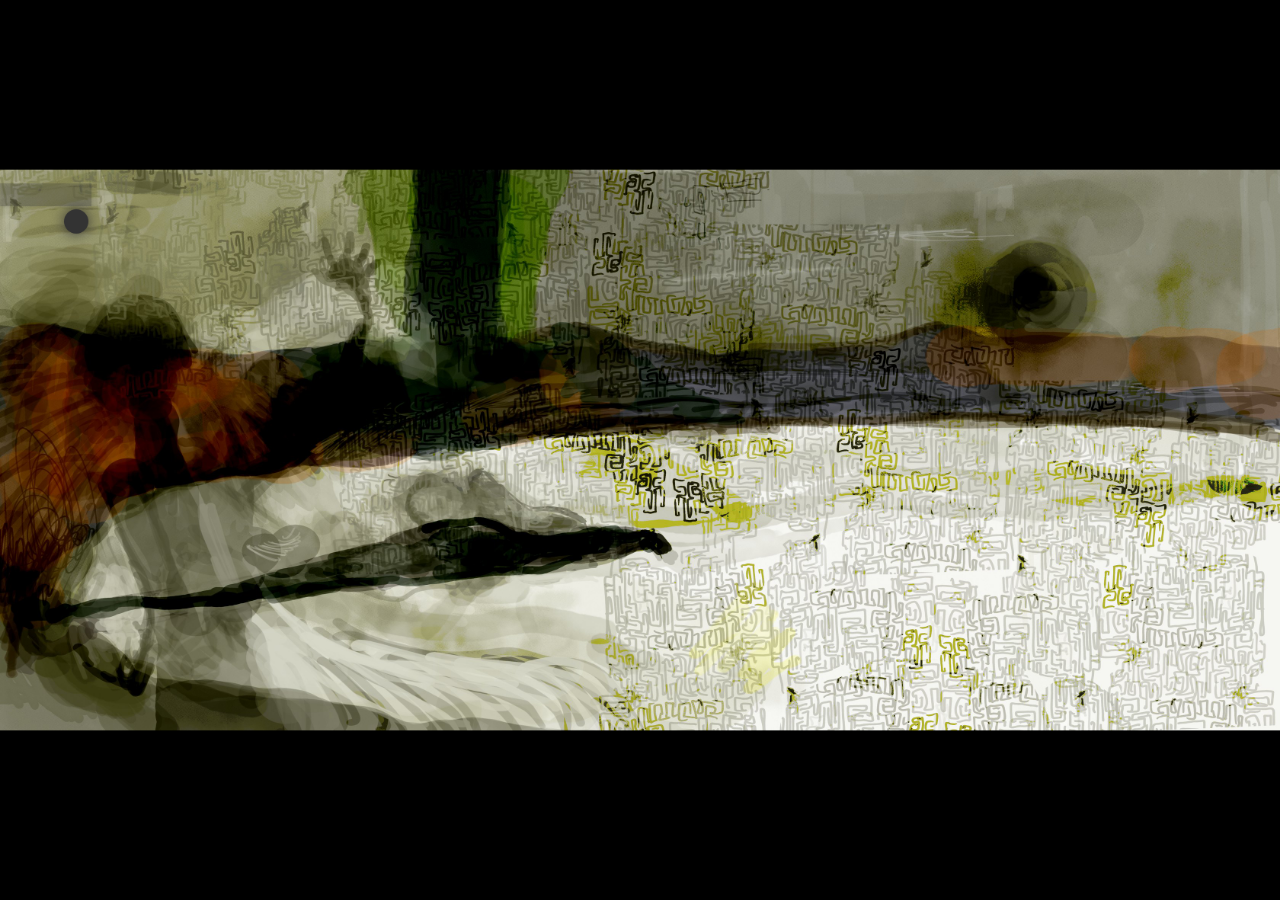
<file: phantom-limb/newtabs/气体的M9.html>
<!DOCTYPE html>
<html lang="en">
    <head>
        <meta charset="UTF-8">
        <meta name="viewport" content="width=device-width, initial-scale=1.0, maximum-scale=1.0, user-scalable=no, viewport-fit=cover">
        <title>气体的 M9</title>
        <script src="../js/konva.js"></script>
        <script src="../js/touch.js?v=2611220726"></script>
        <style>
            html, body {
                margin: 0;
                padding: 0;
                background-color: #000;
                overflow: hidden;
                width: 100vw;
                height: 100vh;
            }

            #game {
                position: absolute;
                left: 0;
                top: 0;
                bottom: 0;
                right: 0;
                overflow: hidden;
                display: flex;
                align-items: center;
                justify-content: center;
            }
            
            #game canvas {
                display: block;
                aspect-ratio: 19/10;
            }
            /* web version: phones */
            html, body { overscroll-behavior: none; touch-action: manipulation; -webkit-user-select: none; user-select: none; -webkit-tap-highlight-color: transparent; }
            #game { position: fixed; height: 100dvh; }
            #rotate-note { position: fixed; inset: 0; z-index: 100000; display: none; align-items: center; justify-content: center; background: #000; color: #fff; font: 16px sans-serif; letter-spacing: 0.1em; }
        </style>
    </head>
    <body>
        <div id="game"></div>
        
        
        <script src="../js/game.js"></script>
        <script src="../js/fit.js?v=2611220726"></script>
        <script>
            JustLayer("气体的M9", () => {
                return new Promise((resolve) => {
                    return resolve()
                })
                    .then(() => {
                        return Background("../assets/images/花园1680.png", 0)
                    })
                    .then(() => {
                        return TouchCircleAndTime(100, 100, "#333", "笼子", () => {
                            return new Promise((resolve) => {
                                return resolve()
                            })
                                .then(() => {
                                    return EnterImageLikeBG("笼子", "../assets/images/死言-黑.png", 1000)
                                })
                                .then(() => {
                                    return TextBox(100, 400, 300, "笼子", ["死言在笼子里。"], "#eee", "#222")
                                })
                                .then(([rect, text]) => WaitForClick(rect, text))
                                .then(([rect, text]) => {
                                    return RemoveRectAndText(rect, text, 500)
                                })
                                .then(() => TextBox(100, 400, 600, "笼子", ["死言本是生长自南非的小孩，后来被公司附属的物理研究所收养，辅助研究和实验，平时的起居由M9照顾。她在笼子里绕圈走，被挪到各种地方，随遇而安地看着被带到哪里、就看着哪里的天空。在她离开非洲后，她脑子里时而有着硬化的那种震动，时而像是被无形的手捏住了小脑一样哽咽，行走时会神经性地趔趄。她所有收到的信息都储存在距离大脑皮层三纳米的位置。那里有一块显示屏，专门为大脑皮层播放画面。死言整天摆弄自己的双手，因为她发现双手相接时形成的回路可以改变她所看到世界的物象形状，有时会很清晰很清晰，一辈子都无法忘记；有时会相当模糊（多是双手分开时），不会被记住。所以死言一整天都在调整信号接收的角度，让自己的想象于屏幕上投影的画面更加清晰，直到自己犯恶心的真实程度，每当画质达到最高点时，她都能收获一种电信号刺激的快感。"], "#eee", "#222"))
                                .then(([rect, text]) => WaitForClick(rect, text))
                                .then(() => TextBox(gameWidth - 100, 100, 600, "笼子", ["此外，死言也会看手相，她会从大拇指开始阅读到手掌心，在这个区域内井字形的掌纹中得到人的命数。但她和物理研其他小孩一样，碍于高度符号化的环境而尚未学会语言，她成功和别人交流都依托于机械的意图推测和辅助表达。死言手上有一些会移动的小点，有一天她跟随着移动小点前进，就走到了笼子外面。当她再回到笼子里时，小点又停下来。因此，每当小点开始移动时，死言就会走出笼子，直到小点不再移动，此时的她又不知不觉回到笼子里了。当小点增多时，死言会跳起舞。说来，死言就是因为前几年小黑点突然布满全身，身体停不住抽动，才被送进公司的物理研治疗的。"], "#eee", "#222"))
                                .then(([rect, text]) => WaitForClick(rect, text))
                                .then(() => {
                                    return FinishTimeLine("笼子")
                                })
                        })
                    })
                    .then(() => {
                        return TouchCircleAndTime(405, 233, "#eee", "花园", () => {
                            return new Promise((resolve) => {
                                return resolve()
                            })
                                .then(() => {
                                    return ClearBoxesAndImages("笼子", 500)
                                })
                                .then(() => {
                                    return EnterImageLikeBG("花园", "../assets/images/月鬼（亮）1680.png", 1000)
                                })
                                .then(() => {
                                    return TextBox(115, 70, 300, "花园", ["月鬼在花园玩。"], "#222", "#eee")
                                })
                                .then(([rect, text]) => WaitForClick(rect, text))
                                .then(([rect, text]) => {
                                    return RemoveRectAndText(rect, text, 500)
                                })
                                .then(() => {
                                    return TextBox(125, 70, 600, "花园", ["她时不时把装着死言的笼子搬到花园里，然后一直盯着看花啊鸟啊蓝天啊的死言。死言的名字是月鬼起的，月鬼的名字是自己在街上走路时看到墙边一只跳起来的小猫时起的。月鬼经常找物理研的人聊天，自认为自己是个健谈的人。物理研的人也经常夸她聪明，给她讲些有趣的知识。月鬼面对死言时，只会说：「我和你没话讲。你大气的摇动吵到我了。」"], "#222", "#eee")
                                })
                                .then(([rect, text]) => WaitForClick(rect, text))
                                .then(() => {
                                    return TextBox(120, 220, 600, "花园", ["月鬼身上有极其敏感的腮丝，在她很小的时候右臂被烧伤，因而接入了鱼的皮肤，之后月鬼逐渐变得像一条鱼，连皮肤外都长出了腮丝。虽然不能代替肺来呼吸，但像腮丝一样脆弱。月鬼的生物课老师曾拿草鱼做给月鬼做示范，将鱼的腮瓣撬开，让月鬼摸到了和她身上一样的部位。月鬼对腮长在鱼的内部这件事感到非常失落，经常抓来鱼，把鱼的腮抽出来像自己一样让腮丝垂在身体外部，再让鱼游动。而她似乎对动物的痛觉无法感知，腮丝分散了她的注意力。波光粼粼，她总会看向别的地方。"], "#222", "#eee")
                                })
                                .then(([rect, text]) => WaitForClick(rect, text))
                                .then(() => {
                                    return TextBox(97, 420, 600, "花园", ["物理研是个很有意思的地方，死言把整个手掌的手指塞进嘴巴里，只是发着「啊、啊。」的声音绕圈行走，月鬼把自己的眼睛揉得又红又肿，每天都要被滴上几滴眼药水，眼睛接触水时十分难受，但这也没办法。总有小孩去摇晃死言呆的笼子，但大家都怕一个高大的深黑色的研究员，只要那位研究员一来到小孩子们呆的地方，空气就像是被撕裂了，所有人变得缄默，月鬼也不敢说话。小孩子们给深黑色的研究员起了外号「这（Ge）」，每当有人感知到他要来的信号，就会在集体间传递「这（Ge）个」「要来了」。Ge会在大家的注视下打开死言的笼子，把死言抱走，回来时身上被洗净，被梳妆打扮整齐了。因此死言在孩子里算是特别的。"], "#222", "#eee")
                                })
                                .then(([rect, text]) => WaitForClick(rect, text))
                                .then(() => {
                                    return TextBox(102, 640, 600, "花园", ["对着其他小孩子，月鬼常神气地说：「我每天都踩死两只蜘蛛。」她扯着自己腮丝的系带，挥舞双手，只要这样就会招呼一大群小孩跟着她，回应她的声音。"], "#222", "#eee")
                                })
                                .then(([rect, text]) => WaitForClick(rect, text))
                                .then(() => {
                                    return ClearBoxesAndImages("花园", 500)
                                })
                                .then(() => {
                                    return Promise.all([
                                        EnterImageLikeBG("气体的M9", "../assets/images/月鬼1680.png", 1000),
                                        EnterImageLikeBG("气体的M9", "../assets/images/死言1680.png", 1000)
                                    ])
                                })
                                .then(() => {
                                    return TextBox(750, 70, 350, "花园", ["爸爸今天专程来看那位阿姨了。"], "#222", "#eee")
                                })
                                .then(([rect, text]) => WaitForClick(rect, text))
                                .then(() => {
                                    return TextBox(750, 70 + 50, 350, "花园", ["……"], "#eee", "#222")
                                })
                                .then(([rect, text]) => WaitForClick(rect, text))
                                .then(() => {
                                    return TextBox(750, 70 + 100, 350, "花园", ["你身上有点臭。有多久没洗澡？"], "#222", "#eee")
                                })
                                .then(([rect, text]) => WaitForClick(rect, text))
                                .then(() => {
                                    return TextBox(750, 70 + 150, 350, "花园", ["（低头看手背）三天。"], "#eee", "#222")
                                })
                                .then(([rect, text]) => WaitForClick(rect, text))
                                .then(() => {
                                    return TextBox(750, 70 + 200, 350, "花园", ["你想爸爸了吗？"], "#222", "#eee")
                                })
                                .then(([rect, text]) => WaitForClick(rect, text))
                                .then(() => {
                                    return TextBox(750, 70 + 250, 350, "花园", ["有 一点。"], "#eee", "#222")
                                })
                                .then(([rect, text]) => WaitForClick(rect, text))
                                .then(() => {
                                    return TextBox(750, 70 + 300, 350, "花园", ["我也有一点想他。"], "#222", "#eee")
                                })
                                .then(([rect, text]) => WaitForClick(rect, text))
                                .then(() => {
                                    return TextBox(750, 70 + 350, 350, "花园", ["我说他什么时候再来看我们呢。"], "#222", "#eee")
                                })
                                .then(([rect, text]) => WaitForClick(rect, text))
                                .then(() => {
                                    return TextBox(750, 70 + 400, 350, "花园", ["不知道。"], "#eee", "#222")
                                })
                                .then(([rect, text]) => WaitForClick(rect, text))
                                .then(() => {
                                    return TextBox(750, 70 + 450, 350, "花园", ["这里好无聊。"], "#222", "#eee")
                                })
                                .then(([rect, text]) => WaitForClick(rect, text))
                                .then(() => {
                                    return TextBox(750, 70 + 500, 350, "花园", ["我 觉得……一点 也 不 无聊，要是 能 永远 呆 在 这里 才算 好 呢……"], "#eee", "#222")
                                })
                                .then(([rect, text]) => WaitForClick(rect, text))
                                .then(() => {
                                    return TextBox(750, 70 + 500 + 75, 350, "花园", ["你真怪。"], "#222", "#eee")
                                })
                                .then(([rect, text]) => WaitForClick(rect, text))
                                .then(() => {
                                    return TextBox(750, 70 + 500 + 75 + 50, 350, "花园", ["还要 八日。"], "#eee", "#222")
                                })
                                .then(([rect, text]) => WaitForClick(rect, text))
                                .then(() => {
                                    return TextBox(1150, 70, 350, "花园", ["什么？"], "#222", "#eee")
                                })
                                .then(([rect, text]) => WaitForClick(rect, text))
                                .then(() => {
                                    return TextBox(1150, 70 + 50, 350, "花园", ["爸爸 来 看 我们。"], "#eee", "#222")
                                })
                                .then(([rect, text]) => WaitForClick(rect, text))
                                .then(() => {
                                    return TextBox(1150, 70 + 50 + 50, 350, "花园", ["我等不及了。想出去玩。"], "#222", "#eee")
                                })
                                .then(([rect, text]) => WaitForClick(rect, text))
                                .then(() => {
                                    return TextBox(1150, 70 + 50 + 50 + 50, 350, "花园", ["再 等一等 就 好了。"], "#eee", "#222")
                                })
                                .then(([rect, text]) => WaitForClick(rect, text))
                                .then(() => {
                                    return TextBox(1150, 70 + 200, 350, "花园", ["月鬼想到马上要到的寂静夜晚，她害怕身边没有爸爸的孤独的睡眠，所以声音颤抖。"], "#eee", "#066e00")
                                })
                                .then(([rect, text]) => WaitForClick(rect, text))
                                .then(() => {
                                    return TextBox(1150, 70 + 200 + 75, 350, "花园", ["我等不及了。"], "#222", "#eee")
                                })
                                .then(([rect, text]) => WaitForClick(rect, text))
                                .then(() => {
                                    return TextBox(1150, 70 + 200 + 75 + 50, 350, "花园", ["再 坚持 一下，我 陪 你 去 那条 小溪 吧，那里 不会 孤单。"], "#eee", "#222")
                                })
                                .then(([rect, text]) => WaitForClick(rect, text))
                                .then(() => {
                                    return TextBox(1150, 70 + 200 + 75 + 50 + 75, 350, "花园", ["真的吗。我现在把你推过去。我们一起去。"], "#222", "#eee")
                                })
                                .then(([rect, text]) => WaitForClick(rect, text))
                                .then(() => {
                                    return ClearBoxesAndImages("花园", 500)
                                })
                                .then(() => {
                                    return TextBox(750, 70, 400, "花园", ["在月色和潺潺流动的小溪下，死言走出笼子，开始捡起河滩的石子。月鬼躺在河堤的草坪上，看着弯着腰的死言，思考着自己妈妈劳作时的身影。月鬼喊起死言："], "#eee", "#066e00")
                                })
                                .then(([rect, text]) => WaitForClick(rect, text))
                                .then(() => {
                                    return TextBox(750, 195, 400, "花园", ["喂——可以给我讲个睡前故事吗。"], "#222", "#eee")
                                })
                                .then(([rect, text]) => WaitForClick(rect, text))
                                .then(() => {
                                    return TextBox(750, 195 + 50, 400, "花园", ["好。"], "#eee", "#222")
                                })
                                .then(([rect, text]) => WaitForClick(rect, text))
                                .then(() => {
                                    return TextBox(750, 195 + 100, 400, "花园", ["死言坐到躺着的月鬼旁边。抬头读着星星点点，与手上的文字串联。"], "#eee", "#066e00")
                                })
                                .then(([rect, text]) => WaitForClick(rect, text))
                                .then(() => {
                                    return TextBox(750, 195 + 175, 400, "花园", ["在一个遥远的国度……"], "#eee", "#222")
                                })
                                .then(([rect, text]) => WaitForClick(rect, text))
                                .then(() => {
                                    return TextBox(750, 195 + 175 + 50, 400, "花园", ["那里很贫穷，米啊、面啊都要很多很多钱来买，相反，石油在那里遍地都是。你可能不知道石油是什么，就当是像水一样、血一样的东西就好。那个国家也有一个叫月鬼的小孩，她发现，只要让石油燃烧，就可以形成一条长长的黑色火河。火河吞掉了田地和村庄，却照亮了夜空。鸟儿被火光惊起，在空中扑腾，就像是由石油里冒出来的。那孩子伸开双臂，以为自己也能飞起来。"], "#eee", "#222")
                                })
                                .then(([rect, text]) => WaitForClick(rect, text))
                                .then(() => {
                                    return TextBox(750, 195 + 175 + 50 + 225, 400, "花园", ["因此，月鬼其实是一只无齿以肌胃研磨谷物，后脚趾高于前脚趾，卵生，体温高且恒定，前趾三后趾一，喙短锐有冠的鸟纲雉科家禽，要乘着巨大的风飞翔。"], "#eee", "#222")
                                })
                                .then(([rect, text]) => WaitForClick(rect, text))
                                .then(() => {
                                    return TextBox(1200, 70, 400, "花园", ["……"], "#222", "#eee")
                                })
                                .then(([rect, text]) => WaitForClick(rect, text))
                                .then(() => {
                                    return TextBox(1200, 70 + 50, 400, "花园", ["开 玩笑 的。"], "#eee", "#222")
                                })
                                .then(([rect, text]) => WaitForClick(rect, text))
                                .then(() => {
                                    return TextBox(1200, 70 + 50 + 50, 400, "花园", ["这故事吓死我了。"], "#222", "#eee")
                                })
                                .then(([rect, text]) => WaitForClick(rect, text))
                                .then(() => {
                                    return TextBox(1200, 70 + 50 + 50 + 50, 400, "花园", ["她立刻又翻了个身，把腮丝甩得呼啦呼啦响，瞪着死言："], "#eee", "#066e00")
                                })
                                .then(() => {
                                    return TextBox(1200, 70 + 50 + 50 + 50 + 75, 400, "花园", ["这才没有！我才不怕呢。"], "#222", "#eee")
                                })
                                .then(() => {
                                    return TextBox(1200, 70 + 50 + 50 + 50 + 75 + 50, 400, "花园", ["可是她的膝盖还是蜷起来，脚趾抓紧草地，好像随时要缩进土里。"], "#eee", "#066e00")
                                })
                                .then(([rect, text]) => WaitForClick(rect, text))
                                .then(() => {
                                    return TextBox(1200, 70 + 50 + 50 + 50 + 75 + 50 + 75, 400, "花园", ["死言看着她，只是把手里的石子一颗颗摆成圈，轻轻在里面敲出声音。"], "#eee", "#066e00")
                                })
                                .then(([rect, text]) => WaitForClick(rect, text))
                                .then(() => {
                                    return TextBox(1200, 70 + 50 + 50 + 50 + 75 + 50 + 75 + 75, 400, "花园", ["这样 天 就快 亮 了 呀。"], "#eee", "#222")
                                })
                                .then(([rect, text]) => WaitForClick(rect, text))
                                .then(() => {
                                    return TextBox(1200, 70 + 50 + 50 + 50 + 75 + 50 + 75 + 75 + 50, 400, "花园", ["天边泛起白光，霎时世界和两个小孩的身边被白色包裹。"], "#eee", "#066e00")
                                })
                                .then(([rect, text]) => WaitForClick(rect, text))
                                .then(() => {
                                    return TextBox(1200, 70 + 50 + 50 + 50 + 75 + 50 + 75 + 75 + 50 + 75, 400, "花园", ["月鬼的视野变成流动的液体，死言的脑袋像是被狠狠地敲了一下，两个小孩晕了过去。"], "#eee", "#5c1800")
                                })
                                .then(([rect, text]) => WaitForClick(rect, text))
                                .then(() => {
                                    return FinishTimeLine("花园")
                                })
                        })
                    })
                    .then(() => {
                        return FinishLayer("气体的M9")
                    })
            })
                
        </script>
    </body>
</html>
</file>
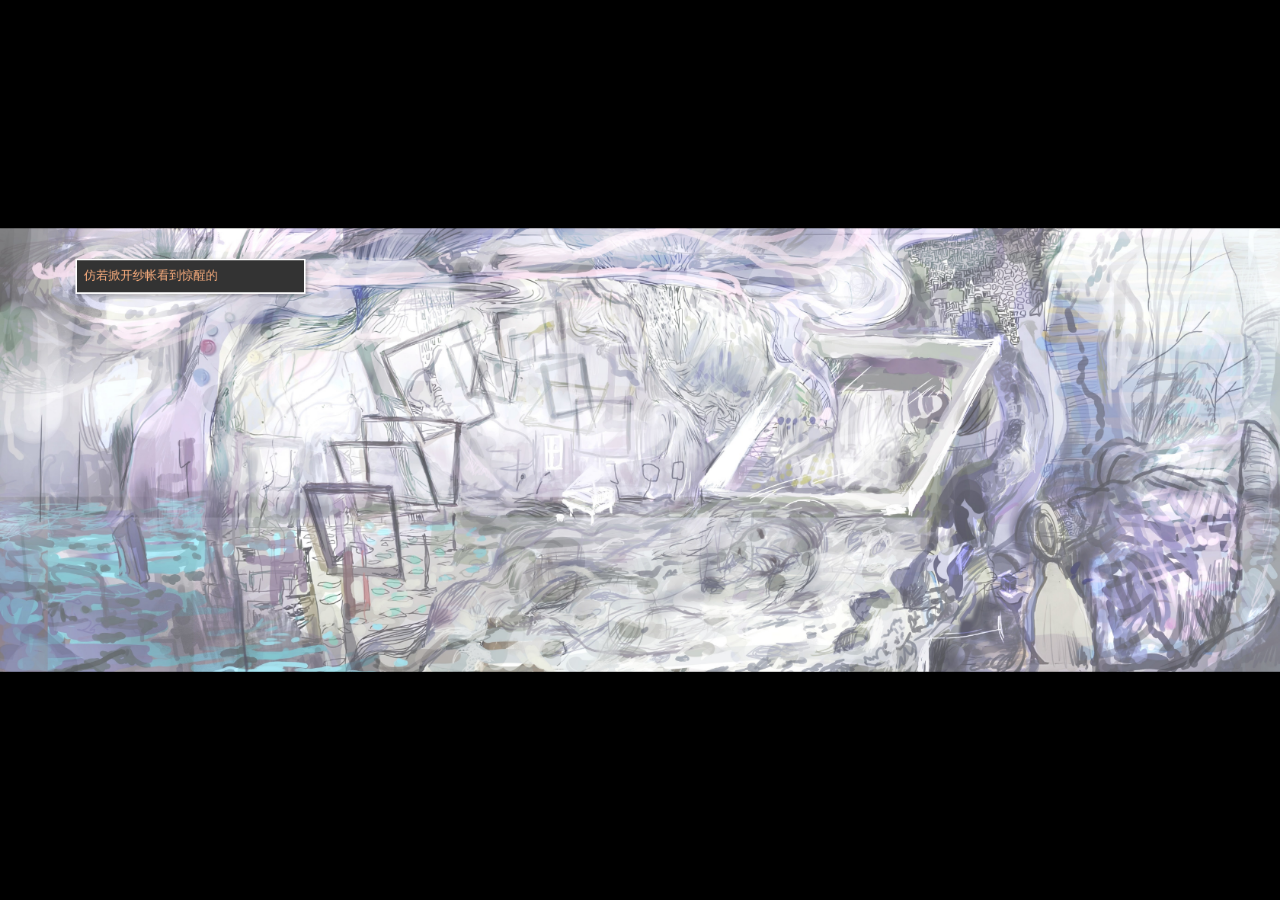
<file: phantom-limb/newtabs/窄门.html>
<!DOCTYPE html>
<html lang="en">
    <head>
        <meta charset="UTF-8">
        <meta name="viewport" content="width=device-width, initial-scale=1.0, maximum-scale=1.0, user-scalable=no, viewport-fit=cover">
        <title>窄门</title>
        <script src="../js/konva.js"></script>
        <script src="../js/touch.js?v=2611220726"></script>
        <style>
            html, body {
                margin: 0;
                padding: 0;
                background-color: #000;
                overflow: hidden;
                width: 100vw;
                height: 100vh;
            }

            #game {
                position: absolute;
                left: 0;
                top: 0;
                bottom: 0;
                right: 0;
                overflow: hidden;
                display: flex;
                align-items: center;
                justify-content: center;
            }
            
            #game canvas {
                display: block;
                aspect-ratio: 19/10;
            }
            /* web version: phones */
            html, body { overscroll-behavior: none; touch-action: manipulation; -webkit-user-select: none; user-select: none; -webkit-tap-highlight-color: transparent; }
            #game { position: fixed; height: 100dvh; }
            #rotate-note { position: fixed; inset: 0; z-index: 100000; display: none; align-items: center; justify-content: center; background: #000; color: #fff; font: 16px sans-serif; letter-spacing: 0.1em; }
        </style>
    </head>
    <body>
        <div id="game"></div>
        
        
        <script src="../js/game.js"></script>
        <script src="../js/fit.js?v=2611220726"></script>
        <script>
            JustLayer("窄门", () => {
                return new Promise((resolve) => {
                    return resolve()
                })
                    .then(() => {
                        return Background("../assets/images/背景.png", 0)
                    })
                    .then(() => {
                        return TextBox(100, 150, 300, "窄门", ["仿若掀开纱帐看到惊醒的表情，果然还是放下纱，像是平常无事才勉强能安抚心灵。", "对于描述痛苦的语词、于痛苦链接的语词，都尽量不听到，听到了也立马从脑海里删除。", "我能立刻做到这样的事。", "现实中，我立马拿起马克杯开始喝水，并且来回搓着捏着手指。"], "#fbae7e", "#333")
                    })
                    .then(([rect, text]) => {
                        return WaitForClick(rect, text)
                    })
                    .then(() => {
                        return TextBox(100, 225, 300, "窄门", ["我冲着灰黄的天空发愣，回忆不起任何事物。", "M9 在我身边坐下。"], "#fbae7e", "#333")
                    })
                    .then(([rect, text]) => {
                        return WaitForClick(rect, text)
                    })
                    .then(() => {
                        return TextBox(459, 123, 300, "窄门", ["「我可能根本理解不了那些给我布置工作的人所说的话。为什么我要在这里工作，我根本追不上这个项目。」"], "#fbae7e", "#333")
                    })
                    .then(([rect, text]) => {
                        return WaitForClick(rect, text)
                    })
                    .then(() => {
                        return TextBox(561, 348, 300, "窄门", ["「您真的很不容易。」", "「我只能建议您——哪怕痛苦，也先把这种感觉留住。」"], "#fbae7e", "#333")
                    })
                    .then(([rect, text]) => {
                        return WaitForClick(rect, text)
                    })
                    .then(() => {
                        return TextBox(545, 458, 300, "窄门", ["「你明明知道我真正想要什么……」", "我忍着泪水夹起饭盒里凉掉的米饭送进嘴里。"], "#fbae7e", "#333")
                    })
                    .then(([rect, text]) => {
                        return WaitForClick(rect, text)
                    })
                    .then(() => {
                        return TextBox(554, 558, 300, "窄门", ["「很抱歉。」"], "#fbae7e", "#333")
                    })
                    .then(([rect, text]) => {
                        return WaitForClick(rect, text)
                    })
                    .then(() => {
                        return TextBox(557, 629, 300, "窄门", ["腐竹和芹菜在碗底，晚饭吃完了。"], "#fbae7e", "#333")
                    })
                    .then(([rect, text]) => {
                        return WaitForClick(rect, text)
                    })
                    .then(() => {
                        return TextBox(885, 634, 300, "窄门", ["「但我保证您会在这里想起一切。」"], "#fbae7e", "#333")
                    })
                    .then(([rect, text]) => {
                        return WaitForClick(rect, text)
                    })
                    .then(() => {
                        return FinishLayer("窄门")
                    })
            })
                
        </script>
    </body>
</html>
</file>
<file: assets/style.css>
/* Substanz — in-house system look. Pure black on white, no greys. */

@font-face {
  font-family: "Atkinson Hyperlegible";
  src: url("fonts/ah-400.woff2") format("woff2");
  font-weight: 400; font-style: normal; font-display: swap;
}
@font-face {
  font-family: "Atkinson Hyperlegible";
  src: url("fonts/ah-700.woff2") format("woff2");
  font-weight: 700; font-style: normal; font-display: swap;
}

:root {
  --wall: #ffffff;      /* page */
  --sheet: #ffffff;     /* side board */
  --ink: #000000;       /* text */
  --soft: #000000;      /* secondary text: same black, set smaller instead of lighter */
  --rule: #000000;      /* lines */
  --sign: #000000;      /* side band, buttons, links; can be set from the admin */
  --call: #000000;      /* current-page dot, focus ring */
  --board-w: 232px;
  --step: 8px;
}

* { box-sizing: border-box; }
html { -webkit-text-size-adjust: 100%; }
body {
  margin: 0;
  background: var(--wall);
  color: var(--ink);
  font: 400 17px/1.6 "Atkinson Hyperlegible", "PingFang SC", "Hiragino Sans", "Microsoft YaHei", "Noto Sans CJK SC", sans-serif;
}
a { color: var(--sign); text-underline-offset: 3px; }
a:hover { text-decoration-thickness: 2px; }
:focus-visible { outline: 3px solid var(--call); outline-offset: 2px; }
img { max-width: 100%; height: auto; display: block; }
h1, h2, h3, p, dl, dd, ul { margin: 0; }
ul { padding: 0; list-style: none; }

.skip { position: absolute; left: -999px; top: 0; background: var(--sheet); padding: 8px 12px; z-index: 5; }
.skip:focus { left: 8px; top: 8px; }

/* ---------- frame ---------- */
.shell { min-height: 100vh; }

/* The directory board: a fixed sign on the wall with a floor line running down its edge. */
.board {
  position: fixed; inset: 0 auto 0 0; width: var(--board-w);
  display: flex; flex-direction: column;
  padding: 28px 20px 24px 32px;
  background: var(--sheet);
  border-right: 1px solid var(--rule);
}
.board::before {
  content: ""; position: absolute; inset: 0 auto 0 0; width: 12px; background: var(--sign);
}
.board-name {
  font-weight: 700; font-size: 26px; line-height: 1.1; letter-spacing: -0.01em;
  color: var(--ink); text-decoration: none;
  /* tapped three times to open the register: no zoom, no text selection */
  touch-action: manipulation; -webkit-user-select: none; user-select: none;
  -webkit-tap-highlight-color: transparent;
}
.board-nav { margin-top: 36px; display: flex; flex-direction: column; }
.board-nav a {
  display: flex; align-items: baseline; justify-content: space-between; gap: 12px;
  padding: 10px 0; border-top: 1px solid var(--rule);
  color: var(--ink); text-decoration: none;
}
.board-nav a:last-child { border-bottom: 1px solid var(--rule); }
.board-nav a:hover .nav-label { text-decoration: underline; text-underline-offset: 3px; }
.board-nav .nav-count { font-size: 14px; color: var(--soft); font-variant-numeric: tabular-nums; }
.board-nav a[aria-current="page"] { font-weight: 700; }
.board-nav a[aria-current="page"] .nav-label::before {
  content: ""; display: inline-block; width: 9px; height: 9px; margin-right: 9px;
  border-radius: 50%; background: var(--call); vertical-align: 1px;
}
.board-links { margin-top: auto; padding-top: 24px; font-size: 15px; display: grid; gap: 6px; }

.view { margin-left: var(--board-w); padding: 40px 48px 96px; max-width: calc(var(--board-w) + 1040px); }
.view:focus { outline: none; }

/* ---------- shared pieces ---------- */
.view-title { font-size: 40px; line-height: 1.1; letter-spacing: -0.02em; font-weight: 700; }
.view-lede { margin-top: 12px; max-width: 62ch; color: var(--soft); }
.view-head { padding-bottom: 28px; border-bottom: 2px solid var(--ink); margin-bottom: 32px; }

.prose { max-width: 66ch; }
.prose > * + * { margin-top: 0.9em; }
.prose h2 { font-size: 22px; line-height: 1.25; margin-top: 1.6em; }
.prose h3 { font-size: 18px; margin-top: 1.4em; }
.prose ul { list-style: disc; padding-left: 1.2em; }
.prose img { margin-top: 1em; }

.empty {
  max-width: 52ch; padding: 20px 24px; background: var(--sheet);
  border: 1px dashed var(--rule); color: var(--soft);
}

.fields { display: grid; grid-template-columns: max-content 1fr; font-size: 15px; }
.fields dt, .fields dd { padding: 7px 0; border-top: 1px solid var(--rule); }
.fields dt { padding-right: 20px; }
.fields dt { color: var(--soft); }
.fields > :nth-last-child(-n+2) { border-bottom: 1px solid var(--rule); }

.button {
  display: inline-block; padding: 11px 20px; background: var(--sign); color: #fff;
  font-weight: 700; text-decoration: none; border-radius: 2px;
}
.button { border: 2px solid var(--sign); }
.button:hover { background: #fff; color: var(--sign); }

/* ---------- overview ---------- */
.rooms { max-width: 760px; }
.prose + .rooms { margin-top: 40px; border-top: 2px solid var(--ink); }
.view-head + .rooms { margin-top: -32px; }
.rooms a {
  display: grid; grid-template-columns: 1fr auto; gap: 4px 24px; align-items: baseline;
  padding: 18px 0; border-bottom: 1px solid var(--rule);
  color: var(--ink); text-decoration: none;
}
.rooms .room-name { font-size: 24px; font-weight: 700; line-height: 1.2; }
.rooms a:hover .room-name { text-decoration: underline; text-underline-offset: 4px; }
.rooms .room-count { color: var(--soft); font-variant-numeric: tabular-nums; }
.rooms .room-note { grid-column: 1 / -1; color: var(--soft); max-width: 60ch; }

/* ---------- gallery: works by category, with a rail on the right ---------- */
/* The rail stands in for the scrollbar, set in from the window's right edge. */
.gallery { --rail-inset: clamp(24px, 6.5vw, 110px); padding-right: calc(var(--rail-inset) + 96px); }
.g-section { scroll-margin-top: 24px; }
.g-section + .g-section { margin-top: 96px; }
.g-head {
  display: flex; align-items: baseline; gap: 10px; margin-bottom: 36px;
  font-size: 14px; font-weight: 400; letter-spacing: 0.08em; text-transform: uppercase;
}
.g-count { font-variant-numeric: tabular-nums; }
.rail {
  position: fixed; top: 16px; bottom: 16px; right: var(--rail-inset); z-index: 2; width: 160px;
  display: flex; flex-direction: column; touch-action: none;
}
.has-player .rail { top: 64px; }
.rail-item {
  flex: 0 0 38px; min-height: 38px;
  display: grid; grid-template-columns: minmax(0, 1fr) auto 5px; column-gap: 10px; align-items: start;
  padding: 0; border: 0; background: none;
  font: inherit; font-size: 15px; line-height: 1.2; color: var(--ink); text-align: right; cursor: pointer;
  transition: flex-grow 0.3s ease;
}
.rail-item[aria-current="true"] { flex-grow: 1; }
.rail-item:hover .rail-label { text-decoration: underline; text-underline-offset: 3px; }
.rail-count { font-size: 13px; font-variant-numeric: tabular-nums; }
/* each segment: a thin line that a thick bar fills from the top */
.rail-track { order: 3; position: relative; align-self: stretch; margin-bottom: 4px; }
.rail-track::before { content: ""; position: absolute; top: 0; bottom: 0; left: 2px; width: 1px; background: var(--rule); }
.rail-fill { position: absolute; top: 0; left: 0; width: 5px; height: calc(var(--p, 0) * 100%); background: var(--ink); }
/* with the rail on screen the browser's own scrollbar is hidden */
@media (min-width: 821px) {
  html.has-rail { scrollbar-width: none; }
  html.has-rail::-webkit-scrollbar { display: none; }
}

/* image, details, note. No frames. */
.work { max-width: 860px; }
.work-side { margin-top: 20px; max-width: 66ch; }
.work + .work { margin-top: 88px; }
.work-image { align-self: start; }
.work-image button {
  display: block; width: 100%; padding: 0; border: 0; background: none;
  text-align: left; cursor: zoom-in; font: inherit; color: inherit;
}
/* Small: half the width and half the height of the large view. */
.work-image img {
  width: auto; max-width: 50%; max-height: 43vh;
  transition: max-width 0.18s ease, max-height 0.18s ease;
}
.work-image.is-open img { max-width: 100%; max-height: 86vh; }
.work-image.is-open button { cursor: zoom-out; }
.work-image img.has-ratio {
  max-width: none; max-height: none; height: auto; aspect-ratio: var(--r);
  width: min(50%, calc(43vh * var(--r)));
  transition: width 0.18s ease;
}
.work-image.is-open img.has-ratio { width: min(100%, calc(86vh * var(--r))); }
@media (prefers-reduced-motion: reduce) { .work-image img { transition: none; } }
.work-title { font-size: 18px; font-weight: 400; line-height: 1.35; margin-bottom: 10px; }
.work-title.is-knock { -webkit-user-select: none; user-select: none; touch-action: manipulation; }
.work .fields dt, .work .fields dd { border: 0; padding: 2px 0; }
.work .fields dt { padding-right: 16px; }
.work-text { margin-top: 18px; font-size: 16px; }

/* ---------- books ---------- */
.book { max-width: 620px; padding: 32px 0; border-bottom: 1px solid var(--rule); }
.book:first-of-type { padding-top: 0; }
.book-cover { margin-bottom: 18px; }
.book-cover img { width: 100%; }
.book-cover.is-link { cursor: pointer; }
.book-title { font-size: 20px; font-weight: 400; line-height: 1.3; }
.book-meta { margin-top: 4px; font-size: 15px; }
.book-text { margin-top: 12px; font-size: 16px; }
.book-link { margin-top: 18px; display: flex; flex-wrap: wrap; gap: 10px; }
.button-quiet { background: #fff; color: var(--sign); }
.button-quiet:hover { background: var(--sign); color: #fff; }

/* ---------- reading a book ---------- */
.reader-back { margin-bottom: 18px; font-size: 15px; }
.reader-back a::before { content: "\2190\00a0"; }
.reader { max-width: 1040px; }
.reader-langs { display: flex; gap: 8px; margin-bottom: 24px; }
.reader-langs:empty { display: none; }
.reader-lang {
  padding: 6px 14px; border: 1px solid var(--rule); background: #fff; color: var(--ink);
  font: inherit; font-size: 15px; cursor: pointer;
}
.reader-lang[aria-pressed="true"] { background: var(--ink); color: #fff; }
.page { width: 100%; cursor: zoom-in; }
.page + .page { margin-top: 16px; }
.page img { width: 100%; height: auto; }
.page.is-zoom { aspect-ratio: auto !important; max-width: none !important; overflow-x: auto; cursor: zoom-out; }
.page.is-zoom img { width: 240%; max-width: none; }
.page-fail { padding: 20px 0; }
.reader-lock { margin-top: 40px; padding-top: 24px; border-top: 2px solid var(--ink); max-width: 560px; }
.reader-note { font-size: 16px; }
.reader-row { display: flex; gap: 10px; margin-top: 14px; }
.reader-row input {
  flex: 1; min-width: 0; padding: 10px 12px; border: 1px solid var(--rule); border-radius: 0;
  background: #fff; color: var(--ink); font: inherit;
}
.reader-row .button { border-radius: 0; cursor: pointer; font: inherit; font-weight: 700; }
.reader-msg { margin-top: 10px; min-height: 1.6em; font-size: 15px; }
.reader-forget { padding: 0; border: 0; background: none; font: inherit; color: inherit; text-decoration: underline; text-underline-offset: 3px; cursor: pointer; }

/* ---------- shop ---------- */
.shop-open { margin-bottom: 36px; }
.goods { display: grid; grid-template-columns: repeat(auto-fill, minmax(220px, 1fr)); gap: 40px 28px; }
.good { display: block; color: var(--ink); text-decoration: none; }
.good img { width: 100%; aspect-ratio: 1; object-fit: cover; margin-bottom: 12px; }
.good-name { display: block; font-weight: 700; line-height: 1.3; }
a.good:hover .good-name { text-decoration: underline; text-underline-offset: 3px; }
.good-line { display: block; margin-top: 2px; font-size: 15px; }

/* ---------- phantom limb ---------- */
.film { max-width: 1100px; }
.film + .film { margin-top: 88px; }
.film video { display: block; width: 100%; max-height: 80vh; background: #000; }
.film-side { margin-top: 20px; max-width: 66ch; }
.demo { display: flex; gap: 20px; align-items: stretch; max-width: 820px; }
.demo { align-items: flex-start; }
.demo-cover { flex: none; position: relative; width: 122px; height: 122px; }
.demo-cover img { position: absolute; inset: 0; width: 100%; height: 100%; object-fit: cover; border: 1px solid var(--rule); }
.demo-side { min-width: 0; }
.demo-side > :last-child { margin-bottom: 0; }
.demo-side > * + * { margin-top: 20px; }
.demo-note { font-size: 15px; color: var(--soft); }

/* ---------- hidden room: the register. Same sheet, lights off. ---------- */
.is-hidden-room {
  --wall: #000000; --sheet: #000000; --ink: #ffffff; --soft: #ffffff;
  --rule: #ffffff; --sign: #ffffff; --call: #ffffff;
}
.is-hidden-room .player { background: #000; }
.board-nav a.nav-hidden { display: none; }
.is-hidden-room .board-nav a.nav-hidden { display: flex; }
body:not(.is-hidden-room) .board-nav a:has(+ a.nav-hidden) { border-bottom: 1px solid var(--rule); }
.view:has(.pane) { max-width: none; padding: 0; }
.view:has(.lesson-frame) { max-width: none; padding: 0; }
.lesson-frame { display: block; width: 100%; height: 100svh; border: 0; background: #000; }
@media (max-width: 820px) { .lesson-frame { height: calc(100svh - 140px); } }
.pane { position: relative; line-height: 0; container-type: inline-size; }
.pane-line {
  position: absolute; margin: 0; padding: 0.55em 0.8em; width: max-content; max-width: 36%; min-width: 2.6em; min-height: 2.6em;
  background: #c9d62a; color: #111; border: 2px solid rgba(255, 255, 255, 0);
  box-shadow: 0 2px 10px rgba(0, 0, 0, 0.45);
  font-size: clamp(11px, 1.15cqw, 20px); line-height: 1.5; white-space: pre-wrap; word-break: keep-all; overflow-wrap: anywhere;
}
.pane-line[hidden] { display: none; }
.pane-line { cursor: pointer; }
.pane-line { transition: box-shadow 0.5s ease, border-color 0.5s ease, opacity 0.38s ease; }
.pane-dot, .pane-door { transition: opacity 0.38s ease; }
.pane-line.is-faded, .pane-dot.is-faded, .pane-door.is-faded { opacity: 0; pointer-events: none; }
.pane-line.is-current {
  border-color: rgba(255, 255, 255, 1);
  box-shadow: 0 0 6px 1px rgba(255, 255, 255, 0.75), 0 0 22px 6px rgba(255, 255, 255, 0.35), 0 2px 10px rgba(0, 0, 0, 0.45);
}
.pane-dot {
  position: absolute; width: 32px; height: 32px; padding: 0; border: 0; border-radius: 50%;
  transform: translate(-50%, -50%); cursor: pointer;
  background: var(--dot); box-shadow: 0 0 8px var(--dot);
  animation: pane-glow 1.4s ease-in-out infinite alternate;
}
@keyframes pane-glow { from { box-shadow: 0 0 8px var(--dot); } to { box-shadow: 0 0 32px var(--dot); } }
.pane-dot[hidden] { display: none; }
.pane-door {
  position: absolute; width: clamp(22px, 2.8cqw, 52px); aspect-ratio: 1; background: #000;
  border: 1px solid rgba(255, 255, 255, 0.35); box-shadow: 0 2px 10px rgba(0, 0, 0, 0.6);
  animation: pane-arrive 1.2s ease-out, door-breathe 2.4s ease-in-out 1.2s infinite alternate;
}
.pane-door:hover { border-color: #fff; }
.pane-door { transform: translateY(-50%); }
.pane-door[data-label]:hover::after {
  content: attr(data-label); position: absolute; left: 0; top: calc(100% + 8px);
  padding: 0.35em 0.7em; background: #000; color: #fff; border: 1px solid #fff;
  font-size: clamp(11px, 1cqw, 16px); line-height: 1.4; white-space: nowrap; pointer-events: none;
}
@keyframes door-breathe { from { box-shadow: 0 0 0 rgba(255, 255, 255, 0); } to { box-shadow: 0 0 18px rgba(255, 255, 255, 0.35); } }
@media (prefers-reduced-motion: reduce) { .pane-door { animation: none; } }
.pane-dot.is-arriving { animation: pane-arrive 1.2s ease-out, pane-glow 1.4s ease-in-out 1.2s infinite alternate; }
@keyframes pane-arrive { from { opacity: 0; } to { opacity: 1; } }
@media (prefers-reduced-motion: reduce) { .pane-dot, .pane-dot.is-arriving { animation: none; } }
.pane img { display: block; width: 100%; height: auto; }
.pane-things { position: absolute; inset: 0; width: 100%; height: 100%; pointer-events: none; overflow: visible; }
.pane-thing { outline: none; }
.pane-thing .pane-hit { fill: transparent; pointer-events: all; cursor: pointer; }
.pane-lift { opacity: 0; pointer-events: none; transition: opacity 0.38s ease; }
.pane-thing.is-new .pane-lift { animation: thing-breathe 2.4s ease-in-out infinite alternate; }
.pane-thing.is-speaking .pane-lift { opacity: 1; animation: none; }
@media (hover: hover) { .pane-thing:hover .pane-lift { opacity: 1; animation: none; } }
.pane-thing:focus-visible .pane-lift { opacity: 1; animation: none; }
@keyframes thing-breathe { from { opacity: 0; } to { opacity: 0.45; } }
@media (prefers-reduced-motion: reduce) { .pane-thing.is-new .pane-lift { animation: none; } }
.is-hidden-room .button { background: #fff; color: #000; border-color: #fff; }
.is-hidden-room .button:hover { background: #000; color: #fff; }
.is-hidden-room .player-btn:hover { background: #fff; color: #000; }
/* ---------- hidden room: Qiyesi telescope downlink. White lines on black. ---------- */
.scope { max-width: 1040px; }
.scope-label { margin: 0 0 12px; font-size: 14px; text-transform: uppercase; letter-spacing: 0.08em; }
.scope-screen {
  position: relative; aspect-ratio: 16 / 9; background: #000; border: 1px solid var(--rule);
  overflow: hidden; line-height: 1.4;
}
.scope-screen:fullscreen { border: 0; aspect-ratio: auto; width: 100vw; height: 100vh; }
.scope-video { position: absolute; inset: 0; width: 100%; height: 100%; object-fit: contain; background: #000; cursor: pointer; }
.scope-corner { position: absolute; width: 18px; height: 18px; border: 0 solid #fff; pointer-events: none; z-index: 2; }
.scope-tl { top: 12px; left: 12px; border-top-width: 1px; border-left-width: 1px; }
.scope-tr { top: 12px; right: 12px; border-top-width: 1px; border-right-width: 1px; }
.scope-bl { bottom: 12px; left: 12px; border-bottom-width: 1px; border-left-width: 1px; }
.scope-br { bottom: 12px; right: 12px; border-bottom-width: 1px; border-right-width: 1px; }
.scope-tag {
  position: absolute; z-index: 2; color: #fff; font-size: 13px; letter-spacing: 0.08em;
  font-variant-numeric: tabular-nums; pointer-events: none;
}
.scope-ch { top: 18px; left: 40px; }
.scope-clock { bottom: 18px; left: 40px; }
.scope-screen.is-live .scope-tag, .scope-screen.is-live .scope-corner { mix-blend-mode: difference; }
.scope-idle { position: absolute; inset: 0; display: grid; place-items: center; color: #fff; }
.scope-reticle { position: absolute; width: min(44%, 320px); height: auto; fill: none; stroke: #fff; stroke-width: 1; }
.scope-msg {
  position: relative; margin: 0; padding: 6px 12px; background: #000;
  display: flex; flex-direction: column; align-items: center; gap: 2px; text-align: center;
}
.scope-msg > span:first-child { font-size: 15px; font-weight: 700; letter-spacing: 0.24em; }
.scope-sub { font-size: 12px; letter-spacing: 0.08em; text-transform: uppercase; }
.scope-sub::after { content: "_"; animation: scope-blink 1s steps(1) infinite; }
@keyframes scope-blink { 50% { opacity: 0; } }
@media (prefers-reduced-motion: reduce) { .scope-sub::after { animation: none; } }
.scope-bar {
  display: flex; align-items: center; gap: 14px; padding: 10px 0; margin-bottom: 24px;
}
.scope-btn {
  font: inherit; font-size: 13px; text-transform: uppercase; letter-spacing: 0.08em;
  background: #000; color: #fff; border: 1px solid #fff; padding: 4px 12px; cursor: pointer;
}
.scope-btn:hover:not(:disabled) { background: #fff; color: #000; }
.scope-btn:disabled { cursor: default; border-style: dashed; }
.scope-track { position: relative; flex: 1; height: 1px; background: #fff; cursor: pointer; }
.scope-track::before { content: ""; position: absolute; inset: -8px 0; }
.scope-track.is-off { cursor: default; background: none; border-top: 1px dashed #fff; }
.scope-fill { position: absolute; left: 0; top: -2px; height: 5px; width: 0; background: #fff; }
.scope-time { font-size: 13px; font-variant-numeric: tabular-nums; white-space: nowrap; }
.scope-back, .scope-back:hover { display: inline-block; margin-top: 28px; font-size: 14px; color: inherit; text-decoration: none; }
@media (max-width: 820px) {
  .scope-ch, .scope-clock { left: 34px; font-size: 11px; }
  .scope-bar { gap: 10px; }
  .scope-time { font-size: 12px; }
}
.reg-tally { margin: -8px 0 28px; font-size: 15px; font-variant-numeric: tabular-nums; }
.reg { max-width: 860px; margin: 0; padding: 0; list-style: none; border-top: 1px solid var(--rule); }
.reg-row {
  display: grid; grid-template-columns: 5ch minmax(0, 1fr) auto; gap: 2px 20px; align-items: baseline;
  padding: 14px 0; border-bottom: 1px solid var(--rule);
}
.reg-no { font-size: 15px; font-variant-numeric: tabular-nums; }
.reg-name { font-size: 20px; font-weight: 700; line-height: 1.3; overflow-wrap: anywhere; }
/* linked names look like the rest; only the pointer gives them away */
.reg-name a, .reg-name a:hover { color: inherit; text-decoration: none; }
.reg-status { font-size: 14px; text-transform: uppercase; letter-spacing: 0.06em; white-space: nowrap; }
.reg-note { grid-column: 2 / -1; font-size: 15px; max-width: 60ch; }

/* ---------- music bar, top right ---------- */
.player {
  position: fixed; top: 16px; right: 24px; z-index: 4;
  display: flex; align-items: center; gap: 4px;
  max-width: min(360px, 40vw); padding: 4px 6px;
  background: #fff;
}
.player[hidden] { display: none; }
.player-btn {
  flex: none; display: grid; place-items: center; width: 32px; height: 32px;
  padding: 0; border: 0; background: none; color: var(--ink); cursor: pointer;
}
.player-btn:hover { background: var(--ink); color: #fff; }
.player-btn[hidden] { display: none; }
.player-btn svg { fill: currentColor; }
.player .icon-pause, .player.is-playing .icon-play { display: none; }
.player.is-playing .icon-pause { display: block; }
.player-now { min-width: 0; padding: 0 6px; font-size: 14px; white-space: nowrap; overflow: hidden; text-overflow: ellipsis; }
.has-player .view-head { padding-right: min(384px, 42vw); }

/* ---------- small screens: the board becomes a sign over the door ---------- */
@media (max-width: 820px) {
  .view:has(.pane) { padding: 0; }
  .pane-wrap { height: 100svh; overflow-x: auto; overflow-y: hidden; scrollbar-width: none; }
  .pane-wrap::-webkit-scrollbar { display: none; }
  .pane-wrap .pane { height: 100%; width: calc(100svh * 4200 / 3455); }
  .pane-wrap .pane img { width: 100%; height: 100%; object-fit: cover; }
}
@media (max-width: 820px) {
  body { font-size: 16px; }
  .board {
    position: sticky; top: 0; width: auto; inset: auto; z-index: 3;
    flex-direction: row; flex-wrap: wrap; align-items: baseline; gap: 4px 20px;
    padding: 14px 16px 10px; border-right: 0; border-bottom: 1px solid var(--rule);
  }
  .board::before { inset: 0 0 auto 0; width: auto; height: 6px; }
  .board-name { font-size: 20px; padding-top: 4px; }
  .has-player .board-name { flex-basis: 100%; }
  .player { top: 12px; right: 10px; max-width: 58vw; padding: 2px 4px; }
  .player-btn { width: 30px; height: 30px; }
  .has-player .view-head { padding-right: 0; }
  .board-nav { margin: 0; flex-direction: row; flex-wrap: wrap; gap: 0 18px; }
  .board-nav a, .board-nav a:last-child { border: 0; padding: 6px 0; gap: 6px; }
  .board-links { display: none; }
  .view { margin-left: 0; padding: 28px 16px 72px; }
  .view-title { font-size: 30px; }
  .demo { gap: 14px; }
  .demo-cover { width: 96px; height: 96px; }
  .goods { grid-template-columns: repeat(2, minmax(0, 1fr)); gap: 28px 16px; }
  /* the rail becomes a bar along the bottom edge */
  .gallery { padding-right: 0; }
  .g-section { scroll-margin-top: 110px; }
  .g-section + .g-section { margin-top: 64px; }
  .rail {
    position: fixed; inset: auto 0 0 0; top: auto; z-index: 3; width: auto; height: auto;
    flex-direction: row; gap: 4px; touch-action: auto;
    padding: 0 8px env(safe-area-inset-bottom); background: var(--wall);
  }
  .rail-item {
    flex: 0 0 auto; min-height: 0;
    grid-template-columns: 1fr; grid-template-rows: 5px auto; column-gap: 0;
    font-size: 14px; text-align: left;
  }
  .rail-label { padding: 9px 6px 12px 0; white-space: nowrap; }
  .rail-count { display: none; }
  /* the bar runs along the top edge of the strip and fills from the left */
  .rail-track { order: 0; margin: 0; }
  .rail-track::before { top: 2px; bottom: auto; left: 0; right: 0; width: auto; height: 1px; }
  .rail-fill { width: calc(var(--p, 0) * 100%); height: 5px; }
  .work-side { margin-top: 16px; }
  .work + .work { margin-top: 56px; }
  .rooms .room-name { font-size: 20px; }
  .reg-row { grid-template-columns: 4ch minmax(0, 1fr); gap: 2px 12px; }
  .reg-name { font-size: 18px; }
  .reg-status, .reg-note { grid-column: 2; }
}

#site-title.is-busy { opacity: 0.45; transition: opacity 0.2s; }
</file>
